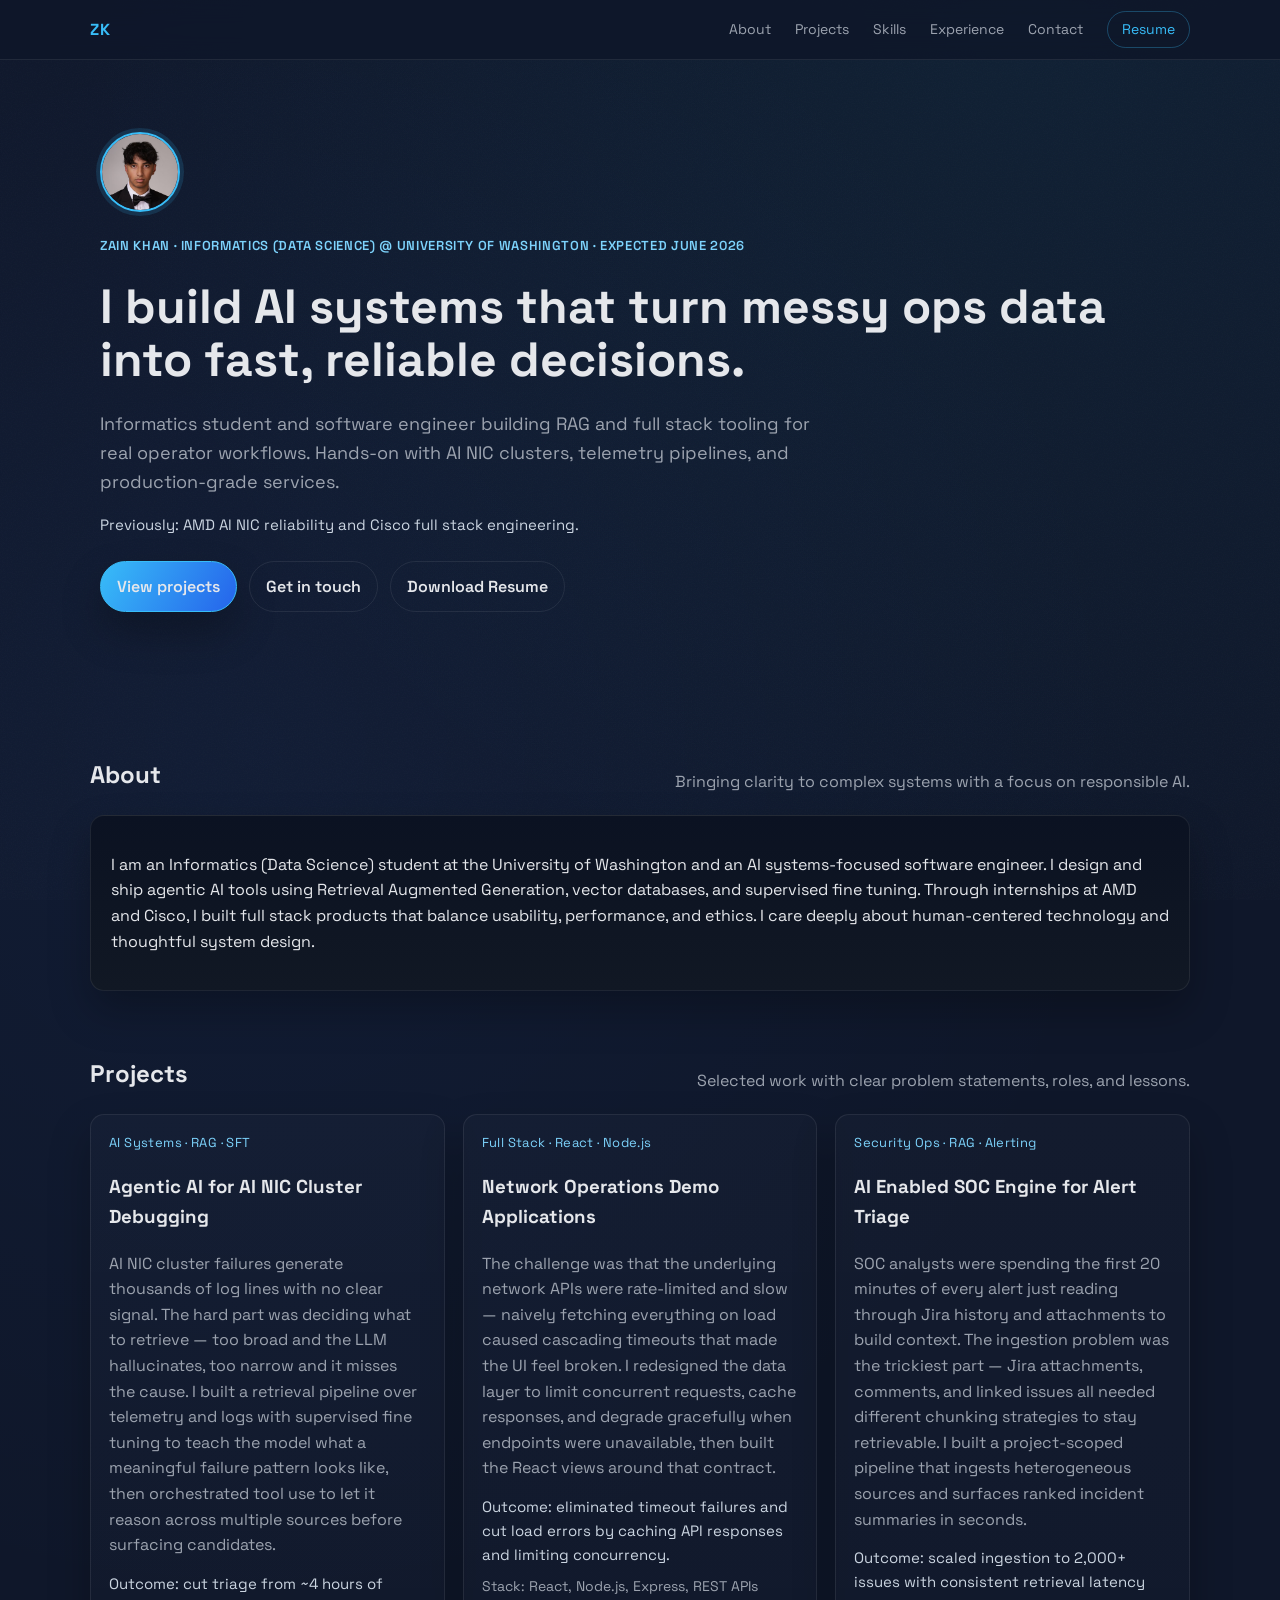
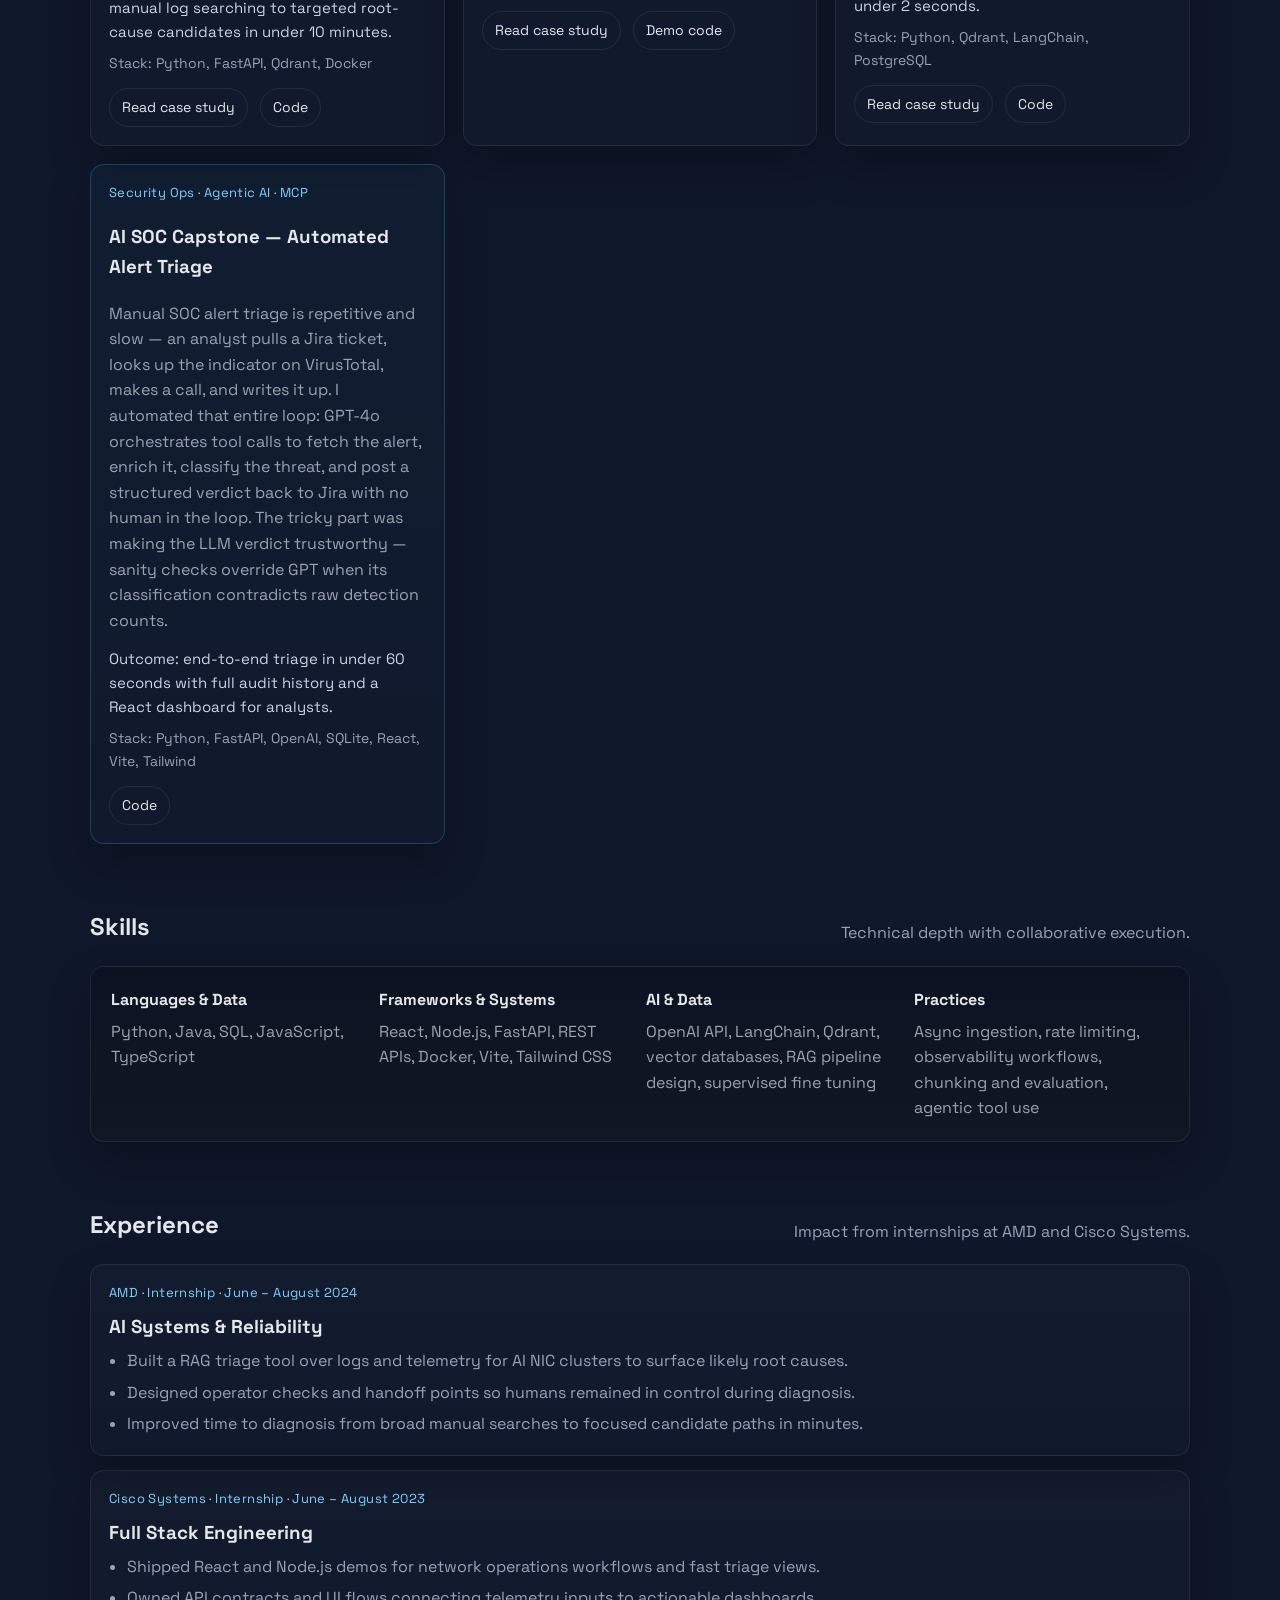
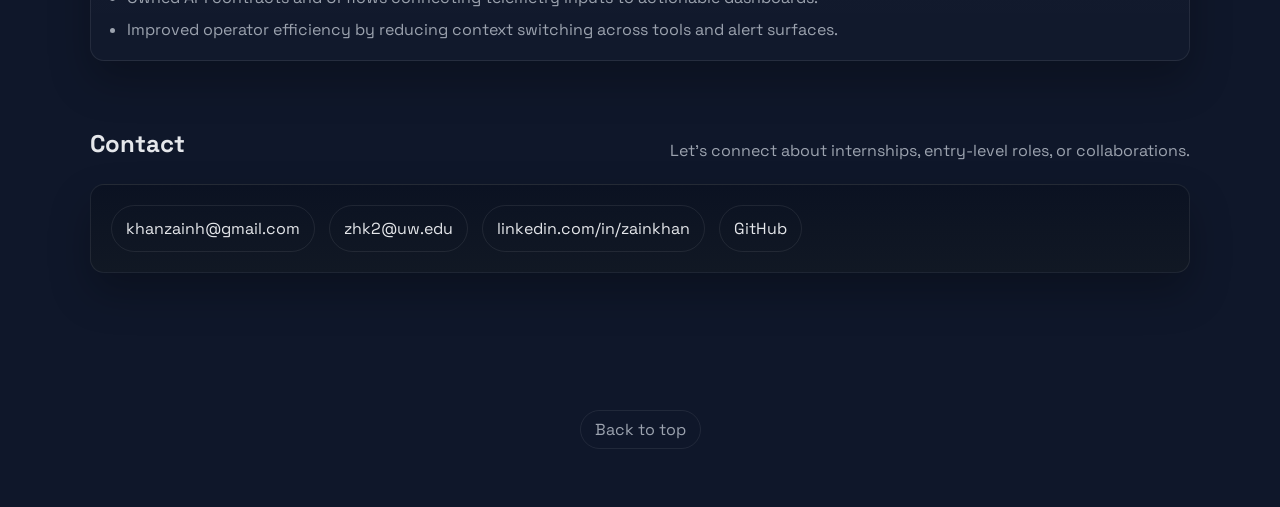
<file: index.html>
<!doctype html>
<html lang="en">
<head>
  <meta charset="UTF-8">
  <meta name="viewport" content="width=device-width, initial-scale=1.0">
  <title>Zain Khan | Portfolio</title>
  <meta name="description" content="Zain Khan — Informatics (Data Science) student at UW building AI systems, RAG pipelines, and full stack tooling for real operator workflows.">
  <meta property="og:title" content="Zain Khan | Portfolio">
  <meta property="og:description" content="AI systems engineer building RAG and full stack tooling for real operator workflows. Previously AMD and Cisco.">
  <meta property="og:type" content="website">
  <meta property="og:image" content="ZAIN KHAN copy.png">
  <link rel="icon" href="data:image/svg+xml,<svg xmlns='http://www.w3.org/2000/svg' viewBox='0 0 32 32'><rect width='32' height='32' rx='6' fill='%2338bdf8'/><text x='50%25' y='50%25' dominant-baseline='central' text-anchor='middle' font-family='sans-serif' font-weight='700' font-size='16' fill='%230f172a'>ZK</text></svg>">
  <link rel="preconnect" href="https://fonts.googleapis.com">
  <link rel="preconnect" href="https://fonts.gstatic.com" crossorigin>
  <link href="https://fonts.googleapis.com/css2?family=Space+Grotesk:wght@400;500;600&family=Inter:wght@400;500&display=swap" rel="stylesheet">
  <link rel="stylesheet" href="style.css">
</head>
<body>
  <div class="grain" aria-hidden="true"></div>

  <nav class="nav">
    <div class="nav__inner">
      <a class="nav__logo" href="#top">ZK</a>
      <div class="nav__links">
        <a href="#about">About</a>
        <a href="#projects">Projects</a>
        <a href="#skills">Skills</a>
        <a href="#experience">Experience</a>
        <a href="#contact">Contact</a>
        <a href="Zain_Khan_Resume_One_Page.pdf" target="_blank" rel="noreferrer" class="nav__resume">Resume</a>
      </div>
    </div>
  </nav>

  <header class="hero" id="top">
    <div class="hero__inner">
      <div class="hero__avatar">
        <img src="ZAIN KHAN copy.png" alt="Zain Khan">
      </div>
      <p class="eyebrow">Zain Khan · Informatics (Data Science) @ University of Washington · Expected June 2026</p>
      <h1 class="hero__title">I build AI systems that turn messy ops data into fast, reliable decisions.</h1>
      <p class="hero__lede">
        Informatics student and software engineer building RAG and full stack tooling for real operator workflows.
        Hands-on with AI NIC clusters, telemetry pipelines, and production-grade services.
      </p>
      <p class="hero__cred">Previously: AMD AI NIC reliability and Cisco full stack engineering.</p>
      <div class="hero__actions">
        <a class="button" href="#projects">View projects</a>
        <a class="button button--ghost" href="#contact">Get in touch</a>
        <a class="button button--ghost" href="Zain_Khan_Resume_One_Page.pdf" target="_blank" rel="noreferrer">Download Resume</a>
      </div>
    </div>
  </header>

  <main class="shell">
    <section class="section" id="about">
      <div class="section__header">
        <h2>About</h2>
        <p>Bringing clarity to complex systems with a focus on responsible AI.</p>
      </div>
      <div class="panel">
        <p>
          I am an Informatics (Data Science) student at the University of Washington and an AI systems-focused software
          engineer. I design and ship agentic AI tools using Retrieval Augmented Generation, vector databases, and
          supervised fine tuning. Through internships at AMD and Cisco, I built full stack products that balance
          usability, performance, and ethics. I care deeply about human-centered technology and thoughtful system design.
        </p>
      </div>
    </section>

    <section class="section" id="projects">
      <div class="section__header">
        <h2>Projects</h2>
        <p>Selected work with clear problem statements, roles, and lessons.</p>
      </div>
      <div class="grid">
        <article class="card">
          <div class="card__meta">AI Systems · RAG · SFT</div>
          <h3>Agentic AI for AI NIC Cluster Debugging</h3>
          <p class="card__body">
            AI NIC cluster failures generate thousands of log lines with no clear signal. The hard part was deciding what to retrieve — too broad and the LLM hallucinates, too narrow and it misses the cause. I built a retrieval pipeline over telemetry and logs with supervised fine tuning to teach the model what a meaningful failure pattern looks like, then orchestrated tool use to let it reason across multiple sources before surfacing candidates.
          </p>
          <p class="card__metric">Outcome: cut triage from ~4 hours of manual log searching to targeted root-cause candidates in under 10 minutes.</p>
          <p class="card__stack">Stack: Python, FastAPI, Qdrant, Docker</p>
          <div class="card__links">
            <a href="case-studies/ai-nic-rag.html">Read case study</a>
            <a href="https://github.com/zainkhanh1892" target="_blank" rel="noreferrer">Code</a>
          </div>
        </article>
        <article class="card">
          <div class="card__meta">Full Stack · React · Node.js</div>
          <h3>Network Operations Demo Applications</h3>
          <p class="card__body">
            The challenge was that the underlying network APIs were rate-limited and slow — naively fetching everything on load caused cascading timeouts that made the UI feel broken. I redesigned the data layer to limit concurrent requests, cache responses, and degrade gracefully when endpoints were unavailable, then built the React views around that contract.
          </p>
          <p class="card__metric">Outcome: eliminated timeout failures and cut load errors by caching API responses and limiting concurrency.</p>
          <p class="card__stack">Stack: React, Node.js, Express, REST APIs</p>
          <div class="card__links">
            <a href="case-studies/network-ops-demos.html">Read case study</a>
            <a href="https://github.com/zainkhanh1892" target="_blank" rel="noreferrer">Demo code</a>
          </div>
        </article>
        <article class="card">
          <div class="card__meta">Security Ops · RAG · Alerting</div>
          <h3>AI Enabled SOC Engine for Alert Triage</h3>
          <p class="card__body">
            SOC analysts were spending the first 20 minutes of every alert just reading through Jira history and attachments to build context. The ingestion problem was the trickiest part — Jira attachments, comments, and linked issues all needed different chunking strategies to stay retrievable. I built a project-scoped pipeline that ingests heterogeneous sources and surfaces ranked incident summaries in seconds.
          </p>
          <p class="card__metric">Outcome: scaled ingestion to 2,000+ issues with consistent retrieval latency under 2 seconds.</p>
          <p class="card__stack">Stack: Python, Qdrant, LangChain, PostgreSQL</p>
          <div class="card__links">
            <a href="case-studies/soc-engine-rag.html">Read case study</a>
            <a href="https://github.com/zainkhanh1892" target="_blank" rel="noreferrer">Code</a>
          </div>
        </article>
        <article class="card card--featured">
          <div class="card__meta">Security Ops · Agentic AI · MCP</div>
          <h3>AI SOC Capstone — Automated Alert Triage</h3>
          <p class="card__body">
            Manual SOC alert triage is repetitive and slow — an analyst pulls a Jira ticket, looks up the indicator on VirusTotal, makes a call, and writes it up. I automated that entire loop: GPT-4o orchestrates tool calls to fetch the alert, enrich it, classify the threat, and post a structured verdict back to Jira with no human in the loop. The tricky part was making the LLM verdict trustworthy — sanity checks override GPT when its classification contradicts raw detection counts.
          </p>
          <p class="card__metric">Outcome: end-to-end triage in under 60 seconds with full audit history and a React dashboard for analysts.</p>
          <p class="card__stack">Stack: Python, FastAPI, OpenAI, SQLite, React, Vite, Tailwind</p>
          <div class="card__links">
            <a href="https://github.com/ashsesh/AI-SOC-Capstone" target="_blank" rel="noreferrer">Code</a>
          </div>
        </article>
      </div>
    </section>

    <section class="section" id="skills">
      <div class="section__header">
        <h2>Skills</h2>
        <p>Technical depth with collaborative execution.</p>
      </div>
      <div class="panel skills">
        <div>
          <h4>Languages &amp; Data</h4>
          <p>Python, Java, SQL, JavaScript, TypeScript</p>
        </div>
        <div>
          <h4>Frameworks &amp; Systems</h4>
          <p>React, Node.js, FastAPI, REST APIs, Docker, Vite, Tailwind CSS</p>
        </div>
        <div>
          <h4>AI &amp; Data</h4>
          <p>OpenAI API, LangChain, Qdrant, vector databases, RAG pipeline design, supervised fine tuning</p>
        </div>
        <div>
          <h4>Practices</h4>
          <p>Async ingestion, rate limiting, observability workflows, chunking and evaluation, agentic tool use</p>
        </div>
      </div>
    </section>

    <section class="section" id="experience">
      <div class="section__header">
        <h2>Experience</h2>
        <p>Impact from internships at AMD and Cisco Systems.</p>
      </div>
      <div class="timeline">
        <div class="timeline__item">
          <div class="timeline__meta">AMD · Internship · June – August 2024</div>
          <h3>AI Systems &amp; Reliability</h3>
          <ul>
            <li>Built a RAG triage tool over logs and telemetry for AI NIC clusters to surface likely root causes.</li>
            <li>Designed operator checks and handoff points so humans remained in control during diagnosis.</li>
            <li>Improved time to diagnosis from broad manual searches to focused candidate paths in minutes.</li>
          </ul>
        </div>
        <div class="timeline__item">
          <div class="timeline__meta">Cisco Systems · Internship · June – August 2023</div>
          <h3>Full Stack Engineering</h3>
          <ul>
            <li>Shipped React and Node.js demos for network operations workflows and fast triage views.</li>
            <li>Owned API contracts and UI flows connecting telemetry inputs to actionable dashboards.</li>
            <li>Improved operator efficiency by reducing context switching across tools and alert surfaces.</li>
          </ul>
        </div>
      </div>
    </section>

    <section class="section" id="contact">
      <div class="section__header">
        <h2>Contact</h2>
        <p>Let's connect about internships, entry-level roles, or collaborations.</p>
      </div>
      <div class="panel contact">
        <a href="mailto:khanzainh@gmail.com" class="contact__link">khanzainh@gmail.com</a>
        <a href="mailto:zhk2@uw.edu" class="contact__link">zhk2@uw.edu</a>
        <a href="https://linkedin.com/in/zain-khan-049b22222" class="contact__link" target="_blank" rel="noreferrer">linkedin.com/in/zainkhan</a>
        <a href="https://github.com/zainkhanh1892" class="contact__link" target="_blank" rel="noreferrer">GitHub</a>
      </div>
    </section>
  </main>

  <footer class="footer">
    <a href="#top" class="back-to-top">Back to top</a>
  </footer>
</body>
</html>
</file>
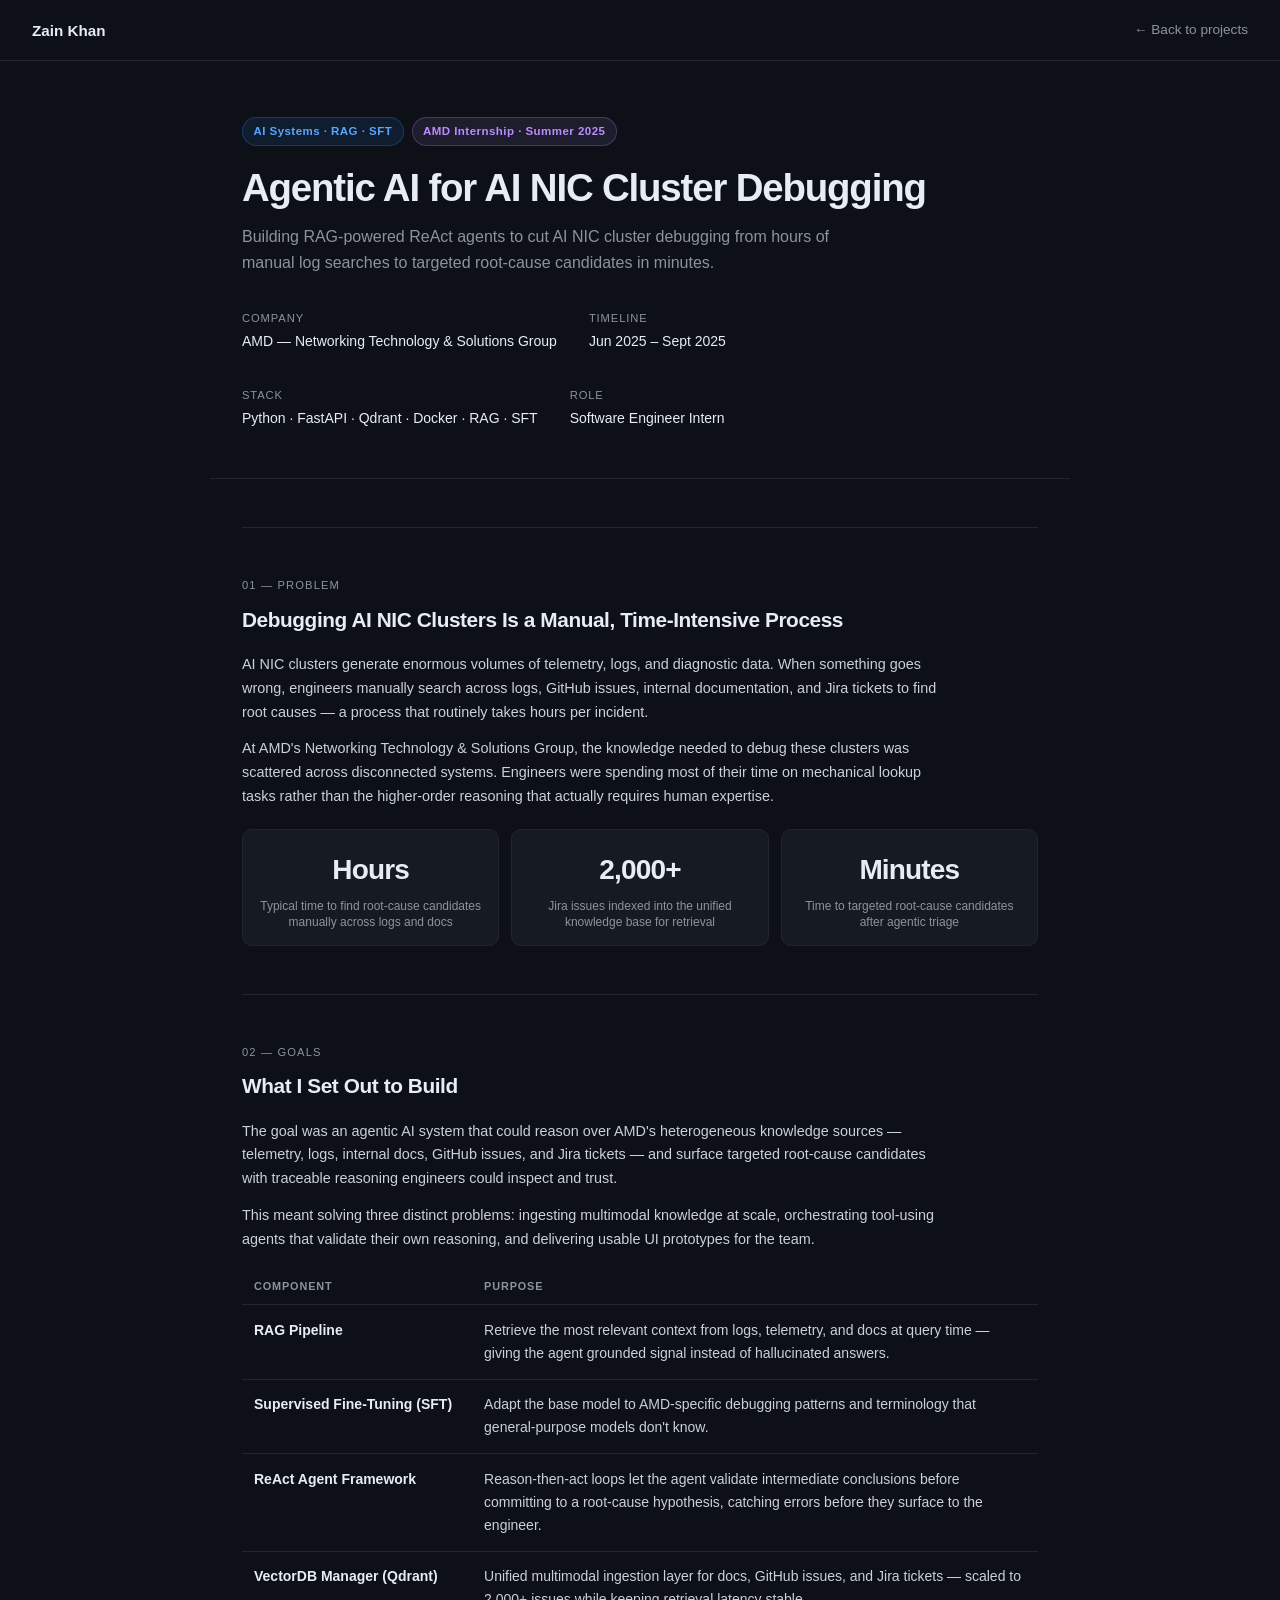
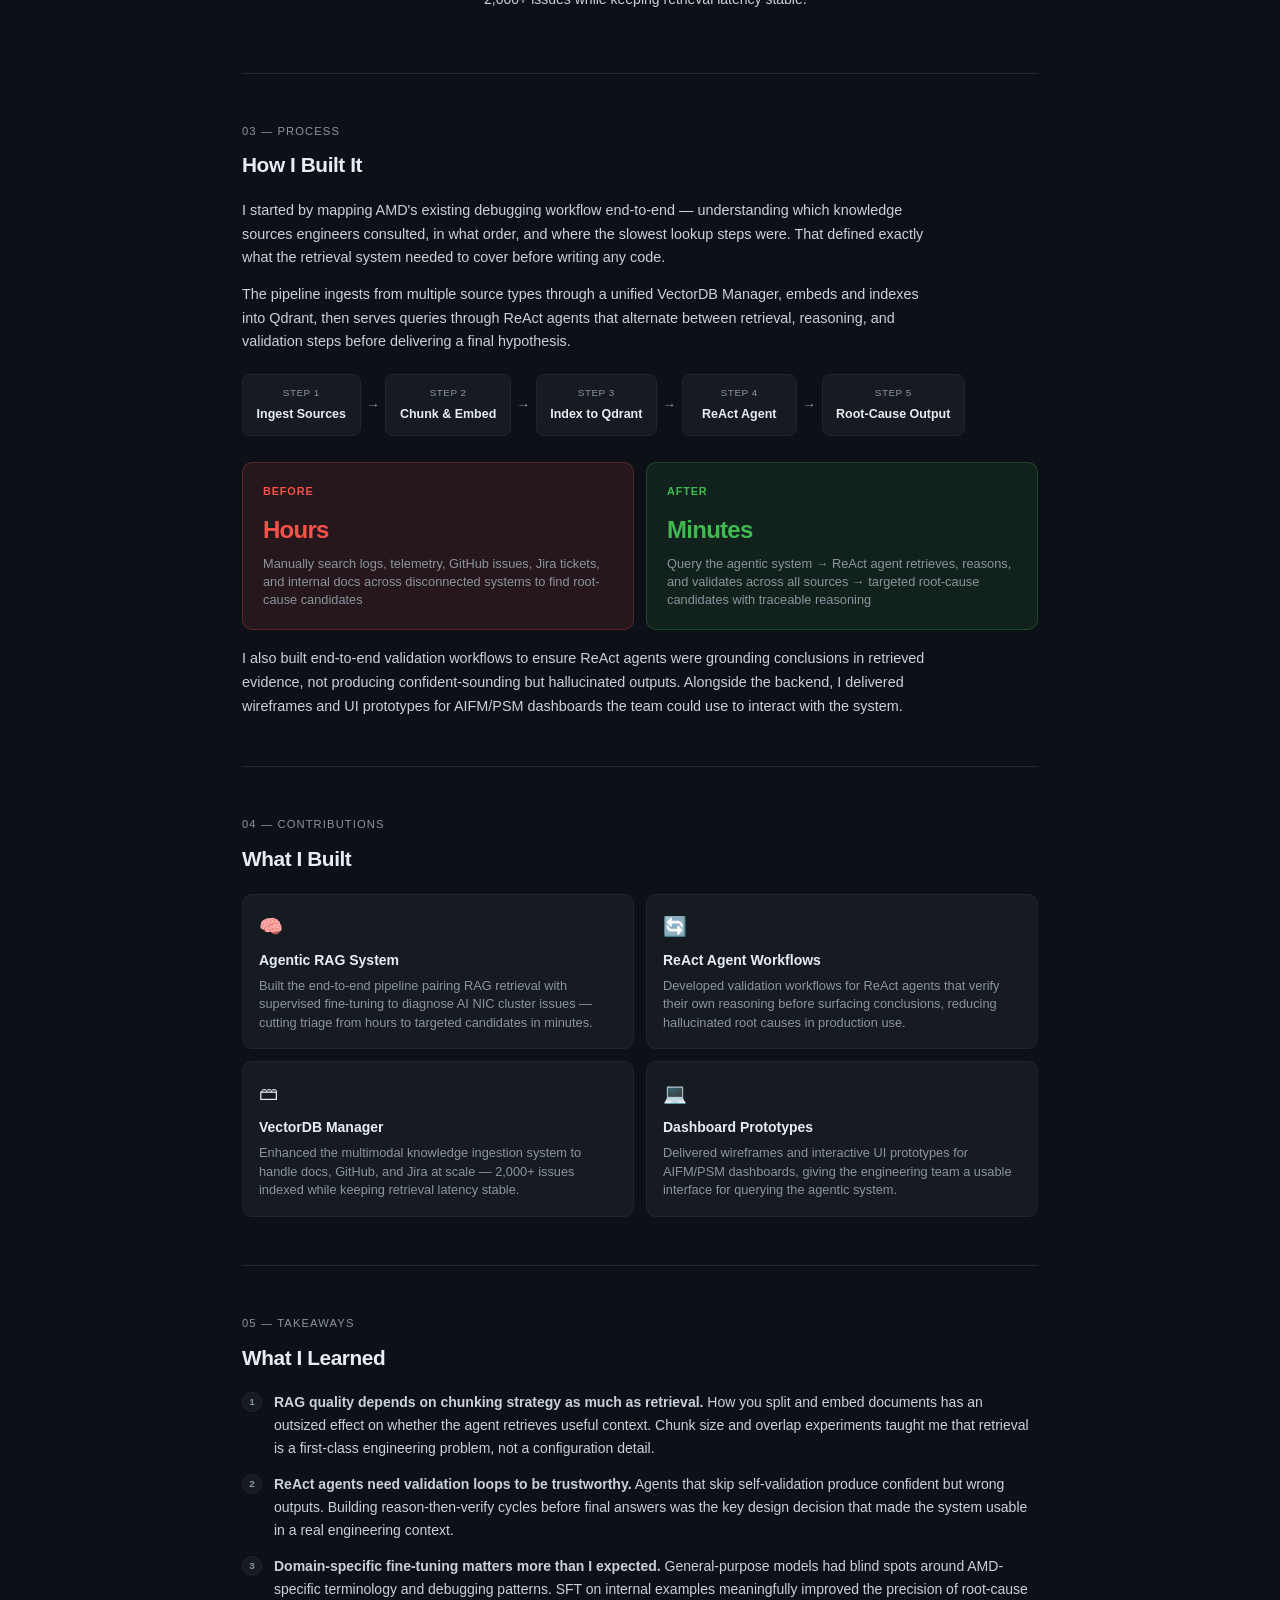
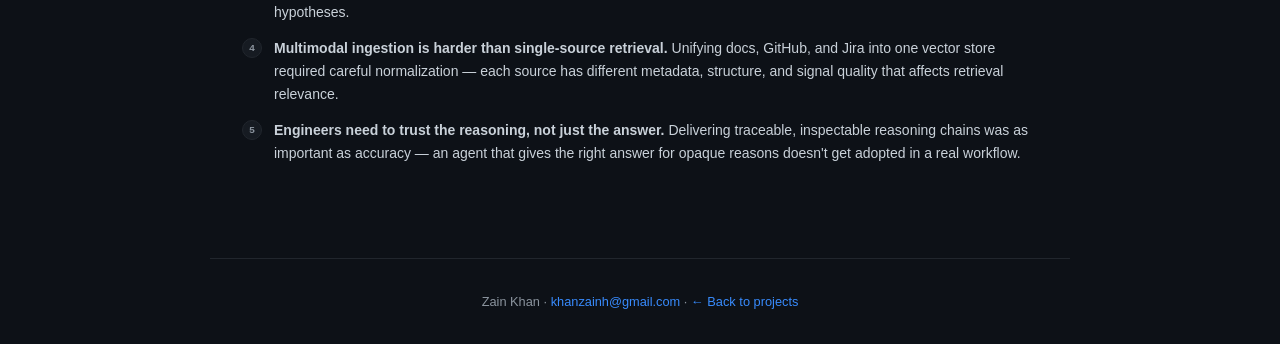
<file: case-studies/ai-nic-rag.html>
<!DOCTYPE html>
<html lang="en">
<head>
  <meta charset="UTF-8" />
  <meta name="viewport" content="width=device-width, initial-scale=1.0" />
  <title>Case Study | Agentic AI for AI NIC Cluster Debugging</title>
  <style>
    *, *::before, *::after { box-sizing: border-box; margin: 0; padding: 0; }
    :root { --bg:#0d1117;--surface:#161b22;--border:#21262d;--text:#e6edf3;--muted:#8b949e;--accent:#388bfd;--tag-sec:#58a6ff;--tag-bg:rgba(56,139,253,0.1);--green:#3fb950;--green-bg:rgba(63,185,80,0.1);--red:#f85149;--red-bg:rgba(248,81,73,0.1);--purple:#bc8cff;--purple-bg:rgba(188,140,255,0.1);--radius:10px; }
    body{background:var(--bg);color:var(--text);font-family:-apple-system,BlinkMacSystemFont,"Segoe UI",Roboto,sans-serif;line-height:1.65;font-size:15px;}
    a{color:var(--accent);text-decoration:none;} a:hover{text-decoration:underline;}
    nav{display:flex;justify-content:space-between;align-items:center;padding:1.1rem 2rem;border-bottom:1px solid var(--border);background:var(--bg);position:sticky;top:0;z-index:100;}
    nav .logo{font-weight:700;font-size:.95rem;color:var(--text);}
    nav .back{font-size:.85rem;color:var(--muted);} nav .back:hover{color:var(--text);text-decoration:none;}
    .hero{border-bottom:1px solid var(--border);padding:3.5rem 2rem 3rem;max-width:860px;margin:0 auto;}
    .tag-row{display:flex;gap:.5rem;flex-wrap:wrap;margin-bottom:1.25rem;}
    .tag{font-size:.72rem;font-weight:600;letter-spacing:.04em;padding:.25rem .65rem;border-radius:100px;color:var(--tag-sec);background:var(--tag-bg);border:1px solid rgba(56,139,253,.25);}
    .tag.purple{color:var(--purple);background:var(--purple-bg);border-color:rgba(188,140,255,.25);}
    .hero h1{font-size:clamp(1.75rem,3.5vw,2.4rem);font-weight:800;letter-spacing:-.03em;line-height:1.15;margin-bottom:.85rem;}
    .hero .sub{color:var(--muted);font-size:1rem;max-width:600px;margin-bottom:2rem;}
    .meta-row{display:flex;gap:2rem;flex-wrap:wrap;}
    .meta-item .label{font-size:.7rem;text-transform:uppercase;letter-spacing:.08em;color:var(--muted);margin-bottom:.2rem;}
    .meta-item .value{font-size:.875rem;color:var(--text);font-weight:500;}
    .content{max-width:860px;margin:0 auto;padding:0 2rem 5rem;}
    .section{margin-top:3rem;padding-top:3rem;border-top:1px solid var(--border);}
    .section-label{font-size:.7rem;text-transform:uppercase;letter-spacing:.1em;color:var(--muted);margin-bottom:.5rem;}
    .section h2{font-size:1.3rem;font-weight:700;letter-spacing:-.02em;margin-bottom:1rem;}
    .section p{color:#c9d1d9;font-size:.9rem;margin-bottom:.8rem;max-width:700px;}
    .stats-grid{display:grid;grid-template-columns:repeat(3,1fr);gap:.75rem;margin-top:1.25rem;}
    @media(max-width:580px){.stats-grid{grid-template-columns:1fr;}}
    .stat-card{background:var(--surface);border:1px solid var(--border);border-radius:var(--radius);padding:1.1rem 1rem .9rem;text-align:center;}
    .stat-card .number{font-size:1.75rem;font-weight:800;letter-spacing:-.03em;color:var(--text);}
    .stat-card .caption{font-size:.75rem;color:var(--muted);margin-top:.3rem;line-height:1.35;}
    .arch-table{width:100%;border-collapse:collapse;margin-top:1.1rem;font-size:.875rem;}
    .arch-table th{text-align:left;font-size:.68rem;text-transform:uppercase;letter-spacing:.08em;color:var(--muted);padding:.55rem .75rem;border-bottom:1px solid var(--border);}
    .arch-table td{padding:.85rem .75rem;border-bottom:1px solid var(--border);vertical-align:top;color:#c9d1d9;}
    .arch-table td:first-child{font-weight:600;color:var(--text);white-space:nowrap;padding-right:1.25rem;}
    .arch-table tr:last-child td{border-bottom:none;}
    .pipeline{display:flex;align-items:center;margin:1.25rem 0;overflow-x:auto;padding-bottom:.4rem;}
    .pipeline-step{background:var(--surface);border:1px solid var(--border);border-radius:8px;padding:.6rem .85rem;font-size:.78rem;font-weight:600;color:var(--text);white-space:nowrap;text-align:center;min-width:115px;flex-shrink:0;}
    .pipeline-step .step-num{display:block;font-size:.62rem;font-weight:400;color:var(--muted);text-transform:uppercase;letter-spacing:.05em;margin-bottom:.2rem;}
    .pipeline-arrow{color:var(--muted);padding:0 .35rem;font-size:.85rem;flex-shrink:0;}
    .before-after{display:grid;grid-template-columns:1fr 1fr;gap:.75rem;margin-top:1.25rem;}
    @media(max-width:520px){.before-after{grid-template-columns:1fr;}}
    .ba-card{border-radius:var(--radius);padding:1.25rem;}
    .ba-card.before{background:var(--red-bg);border:1px solid rgba(248,81,73,.25);}
    .ba-card.after{background:var(--green-bg);border:1px solid rgba(63,185,80,.25);}
    .ba-label{font-size:.68rem;text-transform:uppercase;letter-spacing:.08em;font-weight:700;margin-bottom:.6rem;}
    .ba-card.before .ba-label{color:var(--red);} .ba-card.after .ba-label{color:var(--green);}
    .ba-metric{font-size:1.5rem;font-weight:800;letter-spacing:-.03em;margin-bottom:.3rem;}
    .ba-card.before .ba-metric{color:var(--red);} .ba-card.after .ba-metric{color:var(--green);}
    .ba-desc{font-size:.8rem;color:var(--muted);line-height:1.4;}
    .contrib-grid{display:grid;grid-template-columns:1fr 1fr;gap:.75rem;margin-top:1.1rem;}
    @media(max-width:520px){.contrib-grid{grid-template-columns:1fr;}}
    .contrib-card{background:var(--surface);border:1px solid var(--border);border-radius:var(--radius);padding:1rem;}
    .contrib-card .icon{font-size:1.2rem;margin-bottom:.4rem;}
    .contrib-card h4{font-size:.875rem;font-weight:700;margin-bottom:.3rem;color:var(--text);}
    .contrib-card p{font-size:.8rem;color:var(--muted);line-height:1.45;margin:0;}
    .takeaway-list{list-style:none;margin-top:1rem;}
    .takeaway-list li{display:flex;gap:.75rem;margin-bottom:.8rem;font-size:.875rem;color:#c9d1d9;align-items:flex-start;}
    .takeaway-list li .num{min-width:20px;height:20px;background:var(--surface);border:1px solid var(--border);border-radius:50%;font-size:.62rem;font-weight:700;color:var(--muted);display:flex;align-items:center;justify-content:center;flex-shrink:0;margin-top:1px;}
    footer{border-top:1px solid var(--border);padding:2rem;text-align:center;font-size:.8rem;color:var(--muted);max-width:860px;margin:0 auto;}
  </style>
</head>
<body>
<nav><span class="logo">Zain Khan</span><a class="back" href="../index.html">&larr; Back to projects</a></nav>
<div class="hero">
  <div class="tag-row"><span class="tag">AI Systems &middot; RAG &middot; SFT</span><span class="tag purple">AMD Internship &middot; Summer 2025</span></div>
  <h1>Agentic AI for AI NIC Cluster Debugging</h1>
  <p class="sub">Building RAG-powered ReAct agents to cut AI NIC cluster debugging from hours of manual log searches to targeted root-cause candidates in minutes.</p>
  <div class="meta-row">
    <div class="meta-item"><div class="label">Company</div><div class="value">AMD &mdash; Networking Technology &amp; Solutions Group</div></div>
    <div class="meta-item"><div class="label">Timeline</div><div class="value">Jun 2025 &ndash; Sept 2025</div></div>
    <div class="meta-item"><div class="label">Stack</div><div class="value">Python &middot; FastAPI &middot; Qdrant &middot; Docker &middot; RAG &middot; SFT</div></div>
    <div class="meta-item"><div class="label">Role</div><div class="value">Software Engineer Intern</div></div>
  </div>
</div>
<div class="content">
  <div class="section">
    <div class="section-label">01 &mdash; Problem</div>
    <h2>Debugging AI NIC Clusters Is a Manual, Time-Intensive Process</h2>
    <p>AI NIC clusters generate enormous volumes of telemetry, logs, and diagnostic data. When something goes wrong, engineers manually search across logs, GitHub issues, internal documentation, and Jira tickets to find root causes &mdash; a process that routinely takes hours per incident.</p>
    <p>At AMD's Networking Technology &amp; Solutions Group, the knowledge needed to debug these clusters was scattered across disconnected systems. Engineers were spending most of their time on mechanical lookup tasks rather than the higher-order reasoning that actually requires human expertise.</p>
    <div class="stats-grid">
      <div class="stat-card"><div class="number">Hours</div><div class="caption">Typical time to find root-cause candidates manually across logs and docs</div></div>
      <div class="stat-card"><div class="number">2,000+</div><div class="caption">Jira issues indexed into the unified knowledge base for retrieval</div></div>
      <div class="stat-card"><div class="number">Minutes</div><div class="caption">Time to targeted root-cause candidates after agentic triage</div></div>
    </div>
  </div>
  <div class="section">
    <div class="section-label">02 &mdash; Goals</div>
    <h2>What I Set Out to Build</h2>
    <p>The goal was an agentic AI system that could reason over AMD's heterogeneous knowledge sources &mdash; telemetry, logs, internal docs, GitHub issues, and Jira tickets &mdash; and surface targeted root-cause candidates with traceable reasoning engineers could inspect and trust.</p>
    <p>This meant solving three distinct problems: ingesting multimodal knowledge at scale, orchestrating tool-using agents that validate their own reasoning, and delivering usable UI prototypes for the team.</p>
    <table class="arch-table">
      <thead><tr><th>Component</th><th>Purpose</th></tr></thead>
      <tbody>
        <tr><td>RAG Pipeline</td><td>Retrieve the most relevant context from logs, telemetry, and docs at query time &mdash; giving the agent grounded signal instead of hallucinated answers.</td></tr>
        <tr><td>Supervised Fine-Tuning (SFT)</td><td>Adapt the base model to AMD-specific debugging patterns and terminology that general-purpose models don't know.</td></tr>
        <tr><td>ReAct Agent Framework</td><td>Reason-then-act loops let the agent validate intermediate conclusions before committing to a root-cause hypothesis, catching errors before they surface to the engineer.</td></tr>
        <tr><td>VectorDB Manager (Qdrant)</td><td>Unified multimodal ingestion layer for docs, GitHub issues, and Jira tickets &mdash; scaled to 2,000+ issues while keeping retrieval latency stable.</td></tr>
      </tbody>
    </table>
  </div>
  <div class="section">
    <div class="section-label">03 &mdash; Process</div>
    <h2>How I Built It</h2>
    <p>I started by mapping AMD's existing debugging workflow end-to-end &mdash; understanding which knowledge sources engineers consulted, in what order, and where the slowest lookup steps were. That defined exactly what the retrieval system needed to cover before writing any code.</p>
    <p>The pipeline ingests from multiple source types through a unified VectorDB Manager, embeds and indexes into Qdrant, then serves queries through ReAct agents that alternate between retrieval, reasoning, and validation steps before delivering a final hypothesis.</p>
    <div class="pipeline">
      <div class="pipeline-step"><span class="step-num">Step 1</span>Ingest Sources</div><div class="pipeline-arrow">&rarr;</div>
      <div class="pipeline-step"><span class="step-num">Step 2</span>Chunk &amp; Embed</div><div class="pipeline-arrow">&rarr;</div>
      <div class="pipeline-step"><span class="step-num">Step 3</span>Index to Qdrant</div><div class="pipeline-arrow">&rarr;</div>
      <div class="pipeline-step"><span class="step-num">Step 4</span>ReAct Agent</div><div class="pipeline-arrow">&rarr;</div>
      <div class="pipeline-step"><span class="step-num">Step 5</span>Root-Cause Output</div>
    </div>
    <div class="before-after">
      <div class="ba-card before"><div class="ba-label">Before</div><div class="ba-metric">Hours</div><div class="ba-desc">Manually search logs, telemetry, GitHub issues, Jira tickets, and internal docs across disconnected systems to find root-cause candidates</div></div>
      <div class="ba-card after"><div class="ba-label">After</div><div class="ba-metric">Minutes</div><div class="ba-desc">Query the agentic system &rarr; ReAct agent retrieves, reasons, and validates across all sources &rarr; targeted root-cause candidates with traceable reasoning</div></div>
    </div>
    <p style="margin-top:1.1rem;">I also built end-to-end validation workflows to ensure ReAct agents were grounding conclusions in retrieved evidence, not producing confident-sounding but hallucinated outputs. Alongside the backend, I delivered wireframes and UI prototypes for AIFM/PSM dashboards the team could use to interact with the system.</p>
  </div>
  <div class="section">
    <div class="section-label">04 &mdash; Contributions</div>
    <h2>What I Built</h2>
    <div class="contrib-grid">
      <div class="contrib-card"><div class="icon">&#129504;</div><h4>Agentic RAG System</h4><p>Built the end-to-end pipeline pairing RAG retrieval with supervised fine-tuning to diagnose AI NIC cluster issues &mdash; cutting triage from hours to targeted candidates in minutes.</p></div>
      <div class="contrib-card"><div class="icon">&#128260;</div><h4>ReAct Agent Workflows</h4><p>Developed validation workflows for ReAct agents that verify their own reasoning before surfacing conclusions, reducing hallucinated root causes in production use.</p></div>
      <div class="contrib-card"><div class="icon">&#128451;</div><h4>VectorDB Manager</h4><p>Enhanced the multimodal knowledge ingestion system to handle docs, GitHub, and Jira at scale &mdash; 2,000+ issues indexed while keeping retrieval latency stable.</p></div>
      <div class="contrib-card"><div class="icon">&#128187;</div><h4>Dashboard Prototypes</h4><p>Delivered wireframes and interactive UI prototypes for AIFM/PSM dashboards, giving the engineering team a usable interface for querying the agentic system.</p></div>
    </div>
  </div>
  <div class="section">
    <div class="section-label">05 &mdash; Takeaways</div>
    <h2>What I Learned</h2>
    <ul class="takeaway-list">
      <li><span class="num">1</span><span><strong>RAG quality depends on chunking strategy as much as retrieval.</strong> How you split and embed documents has an outsized effect on whether the agent retrieves useful context. Chunk size and overlap experiments taught me that retrieval is a first-class engineering problem, not a configuration detail.</span></li>
      <li><span class="num">2</span><span><strong>ReAct agents need validation loops to be trustworthy.</strong> Agents that skip self-validation produce confident but wrong outputs. Building reason-then-verify cycles before final answers was the key design decision that made the system usable in a real engineering context.</span></li>
      <li><span class="num">3</span><span><strong>Domain-specific fine-tuning matters more than I expected.</strong> General-purpose models had blind spots around AMD-specific terminology and debugging patterns. SFT on internal examples meaningfully improved the precision of root-cause hypotheses.</span></li>
      <li><span class="num">4</span><span><strong>Multimodal ingestion is harder than single-source retrieval.</strong> Unifying docs, GitHub, and Jira into one vector store required careful normalization &mdash; each source has different metadata, structure, and signal quality that affects retrieval relevance.</span></li>
      <li><span class="num">5</span><span><strong>Engineers need to trust the reasoning, not just the answer.</strong> Delivering traceable, inspectable reasoning chains was as important as accuracy &mdash; an agent that gives the right answer for opaque reasons doesn't get adopted in a real workflow.</span></li>
    </ul>
  </div>
</div>
<footer>Zain Khan &middot; <a href="mailto:khanzainh@gmail.com">khanzainh@gmail.com</a> &middot; <a href="../index.html">&larr; Back to projects</a></footer>
</body></html>
</file>
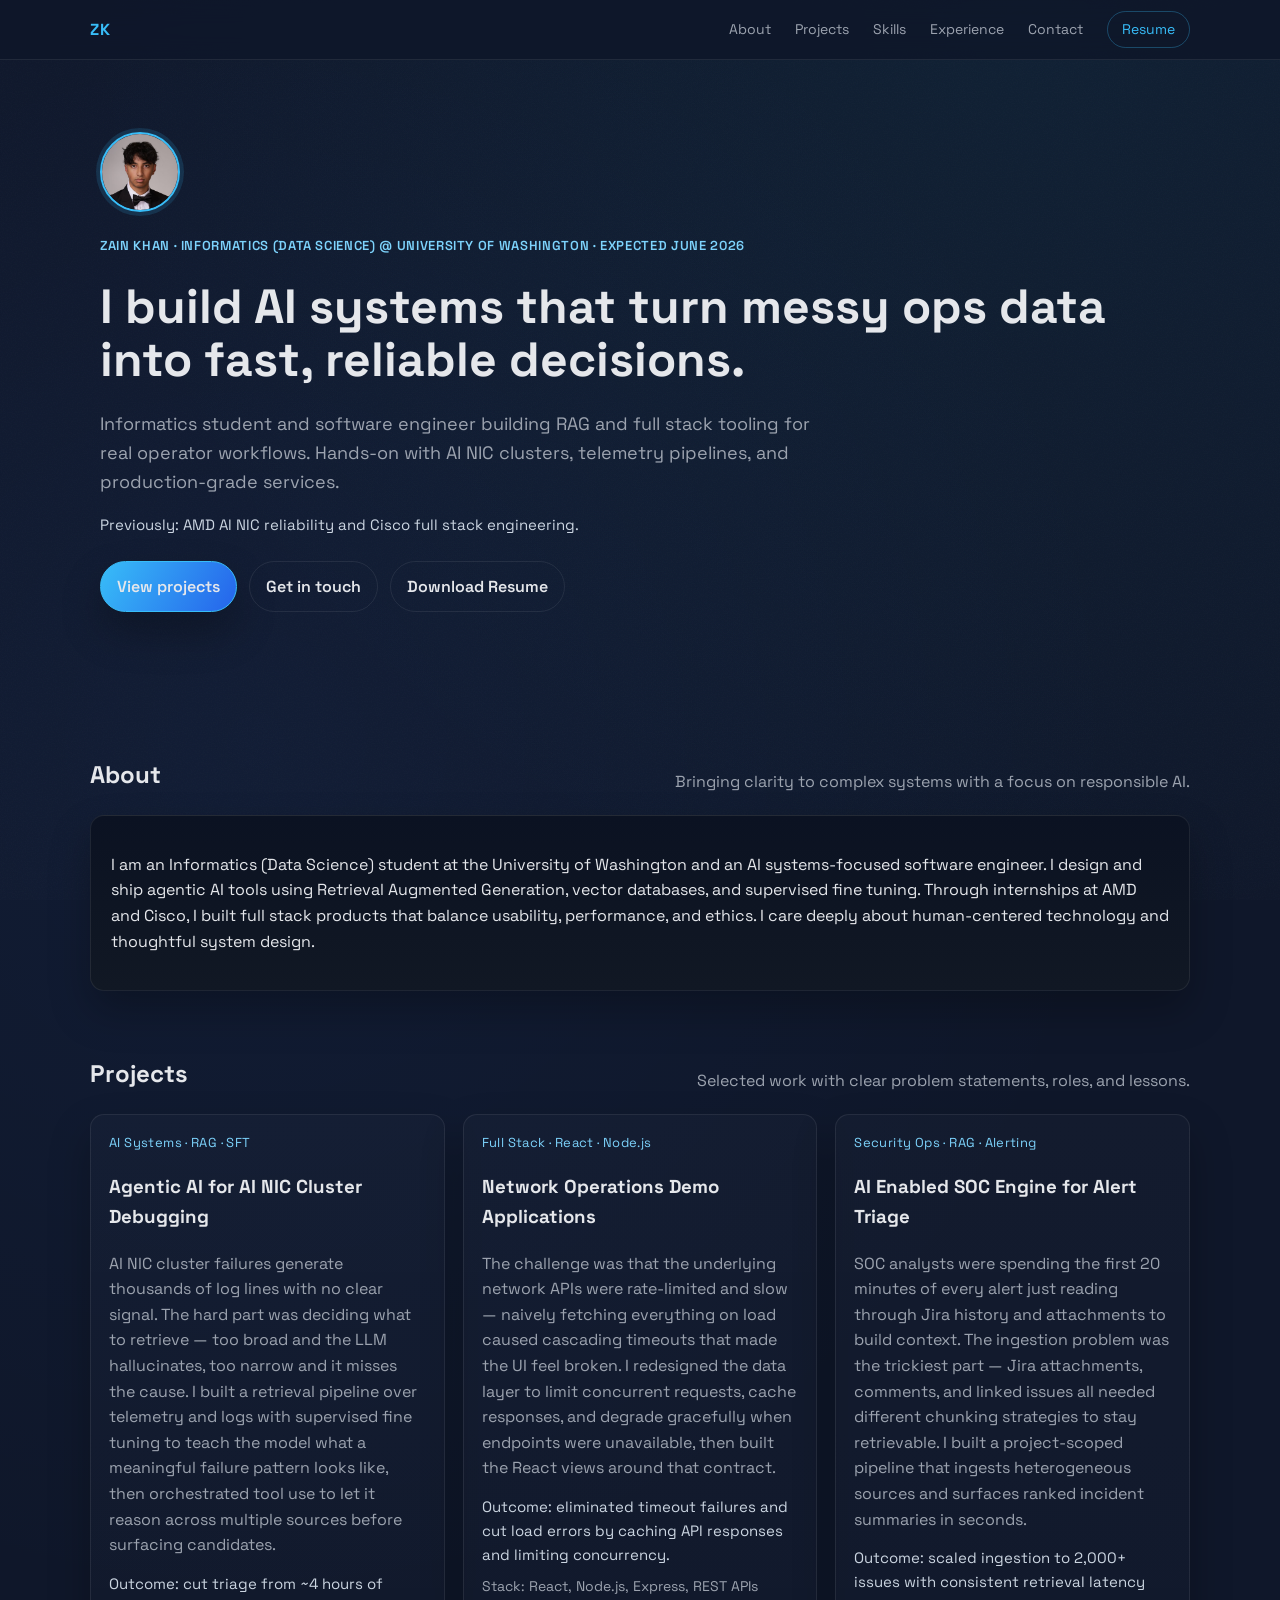
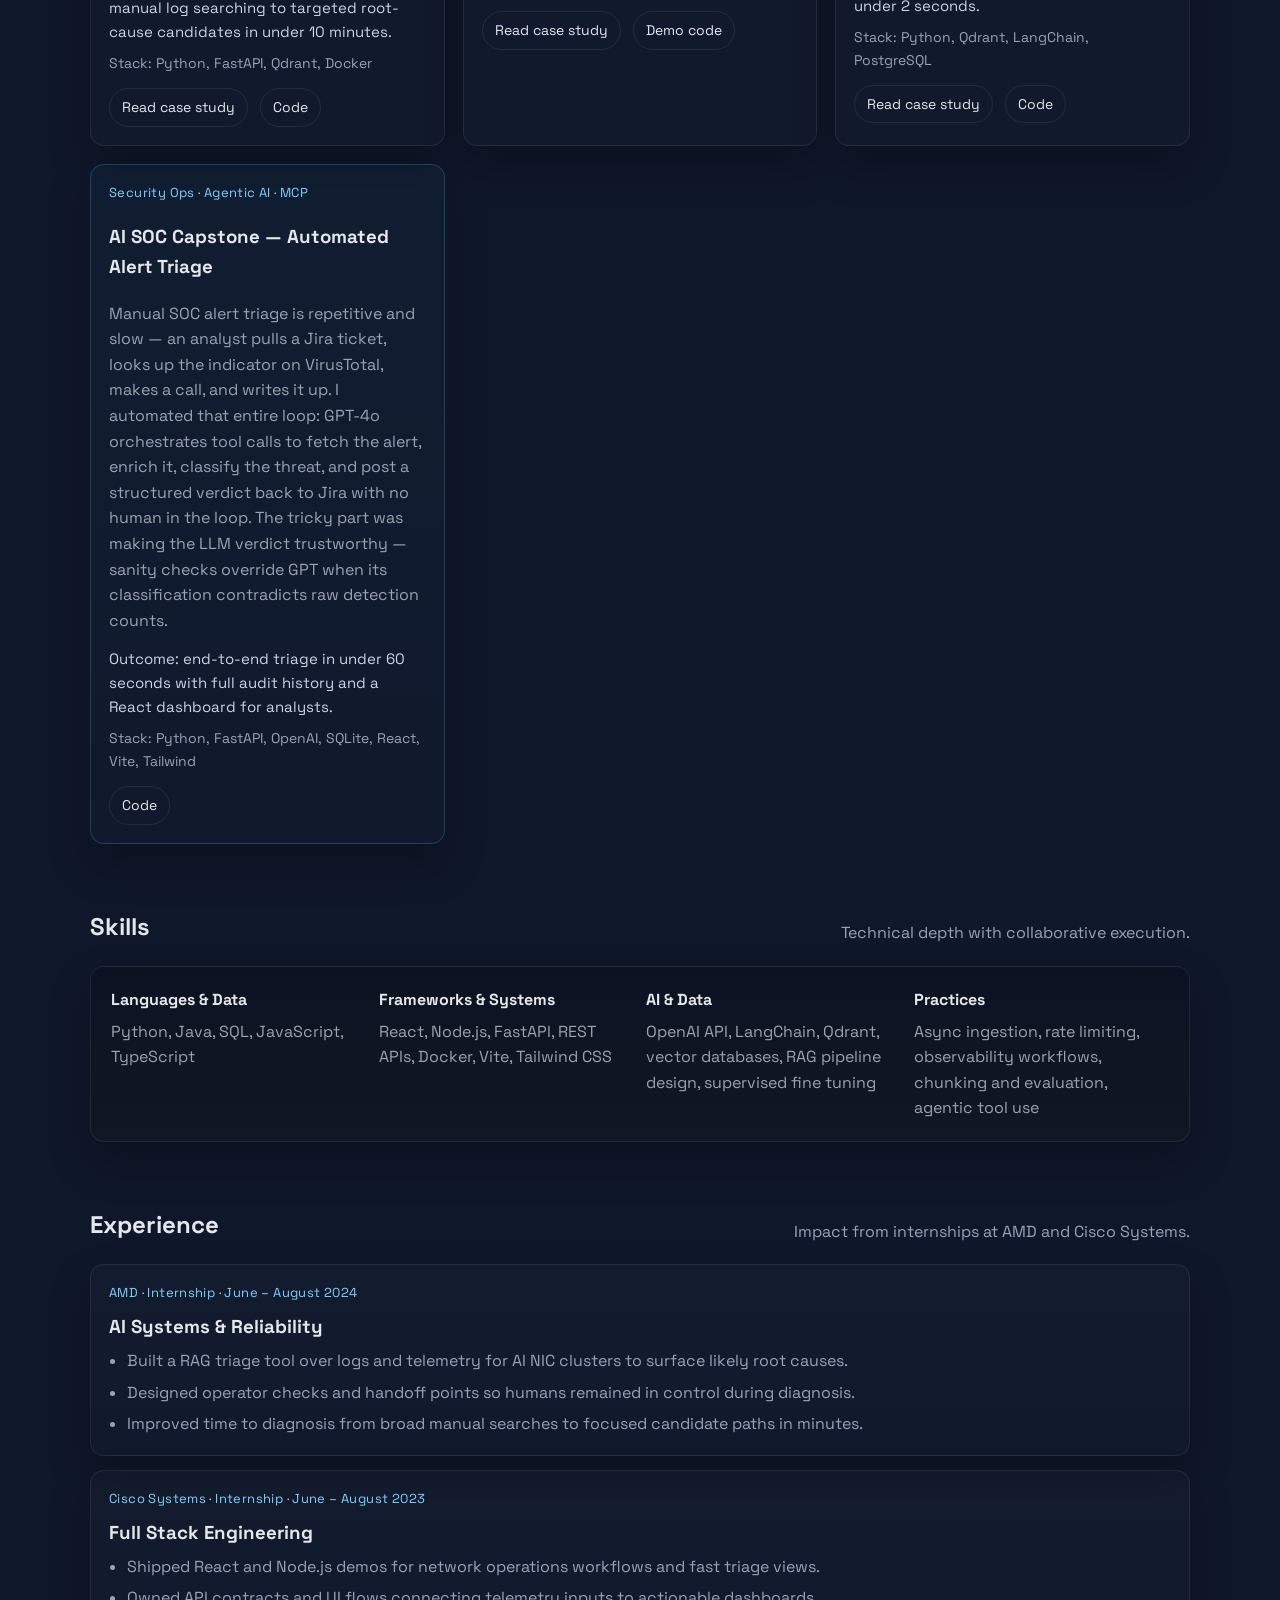
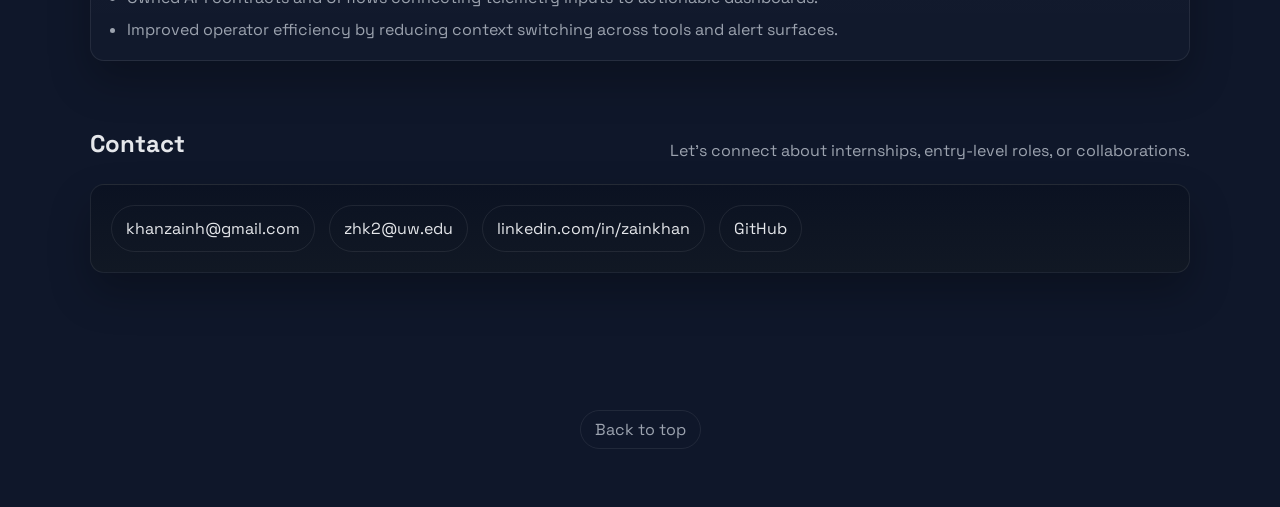
<file: case-studies/network-ops-demos.html>
<!DOCTYPE html>
<html lang="en">
<head>
  <meta charset="UTF-8" />
  <meta name="viewport" content="width=device-width, initial-scale=1.0" />
  <title>Redirecting...</title>
  <meta http-equiv="refresh" content="0; url=../index.html" />
  <link rel="canonical" href="../index.html" />
  <script>
    window.location.replace("../index.html");
  </script>
</head>
<body>
  <p>Redirecting to the home page. <a href="../index.html">Continue</a></p>
</body>
</html>
</file>
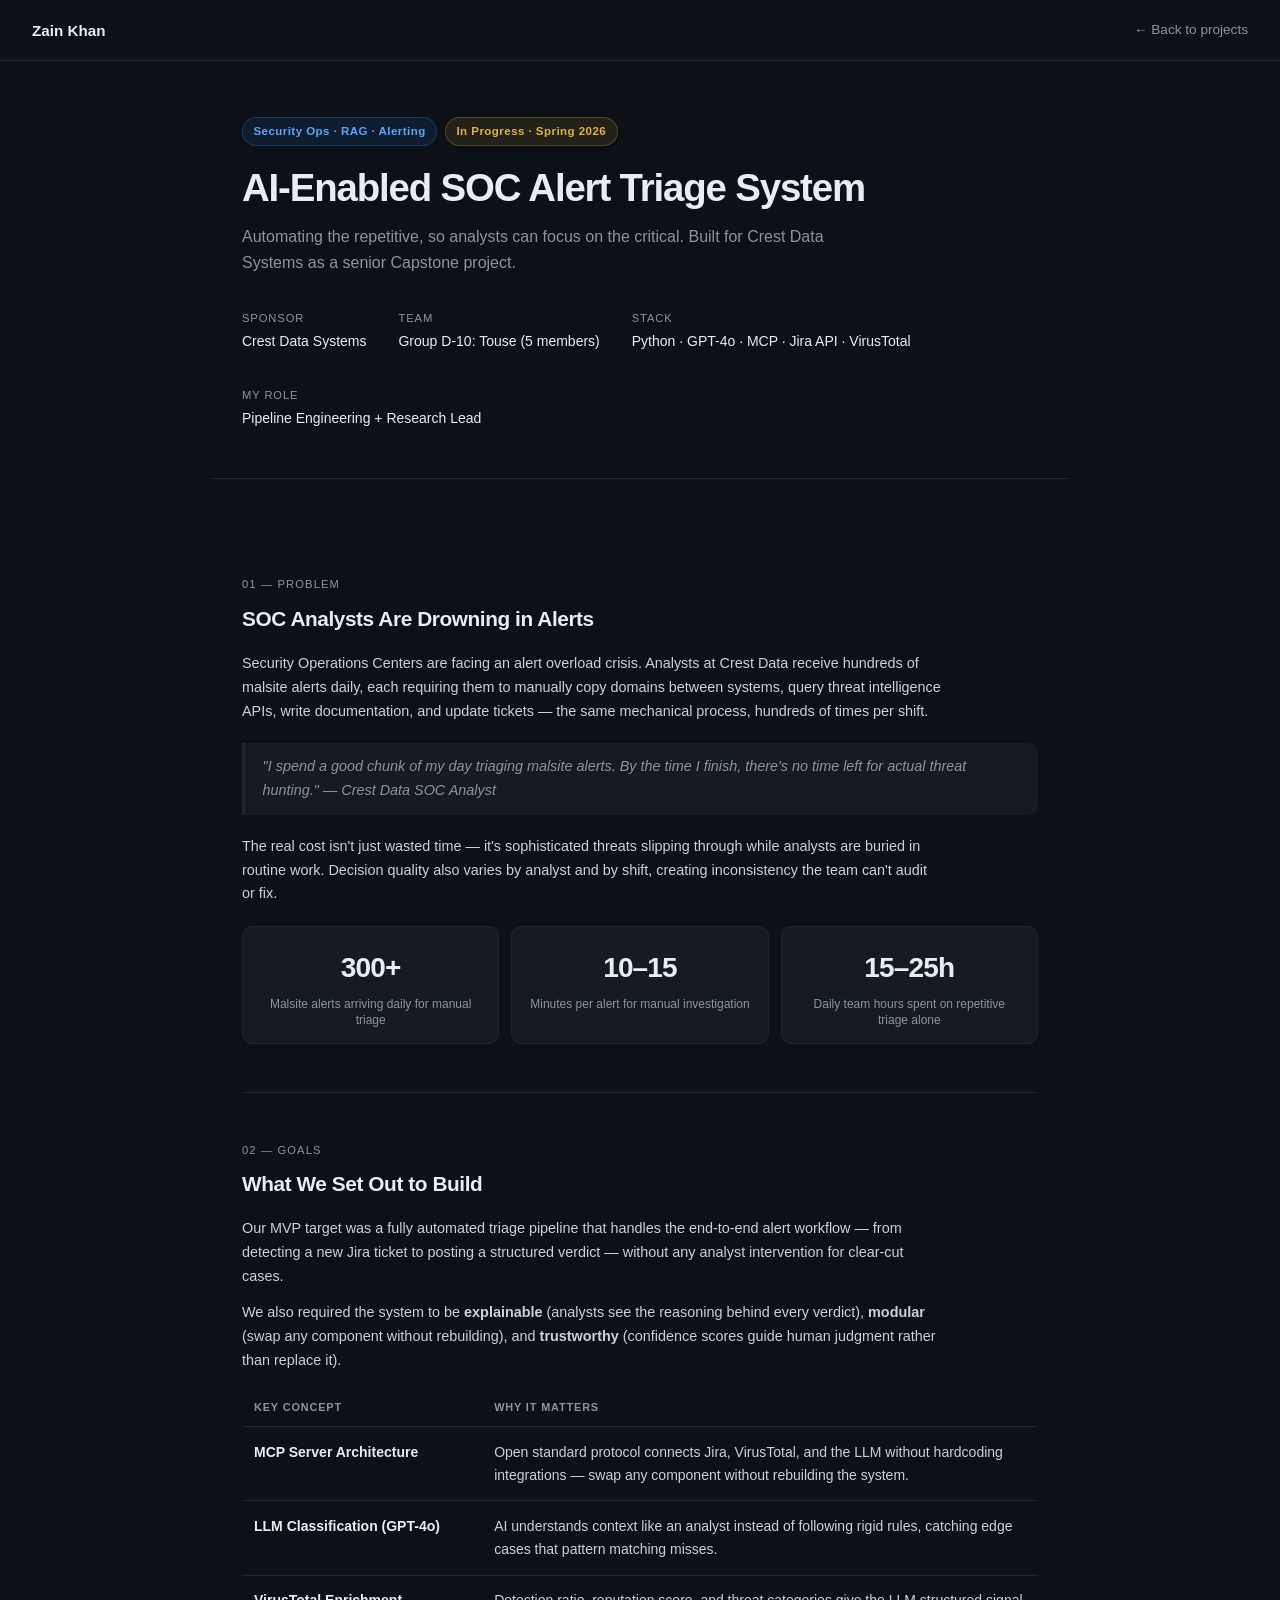
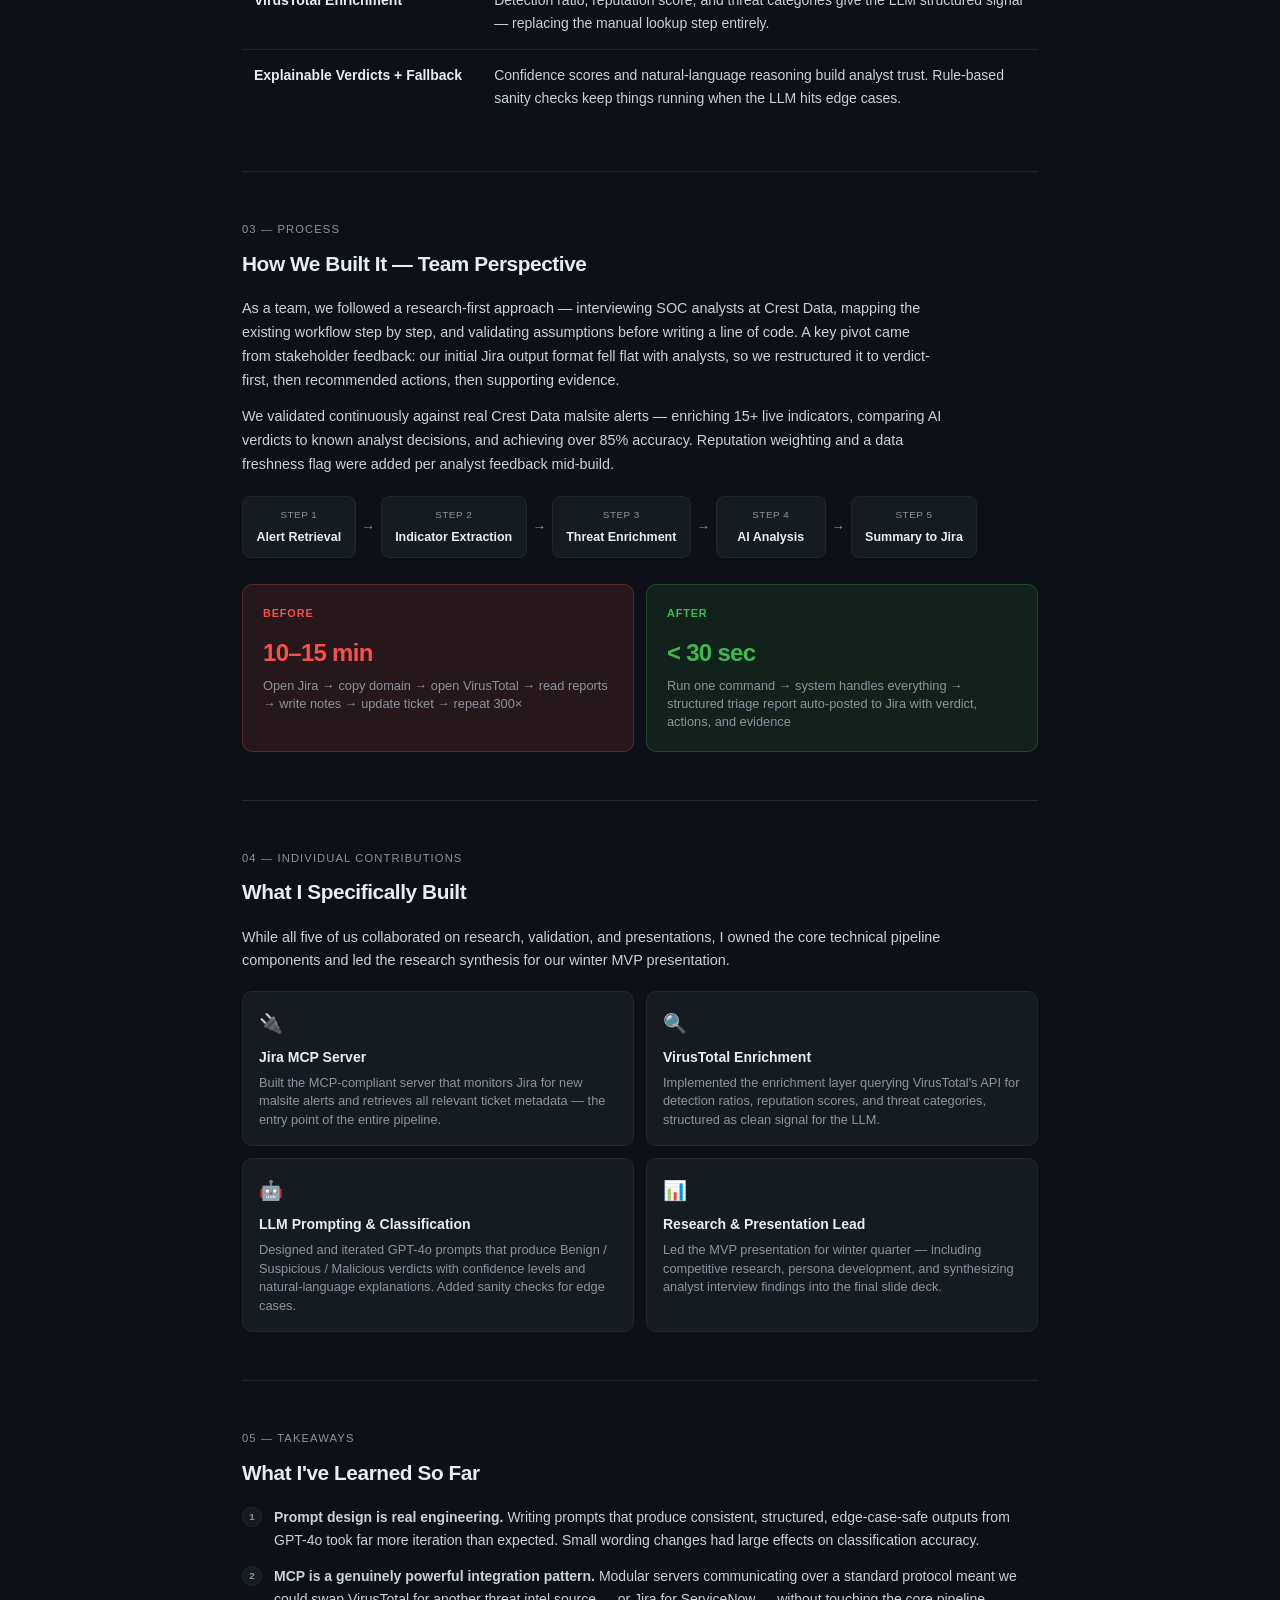
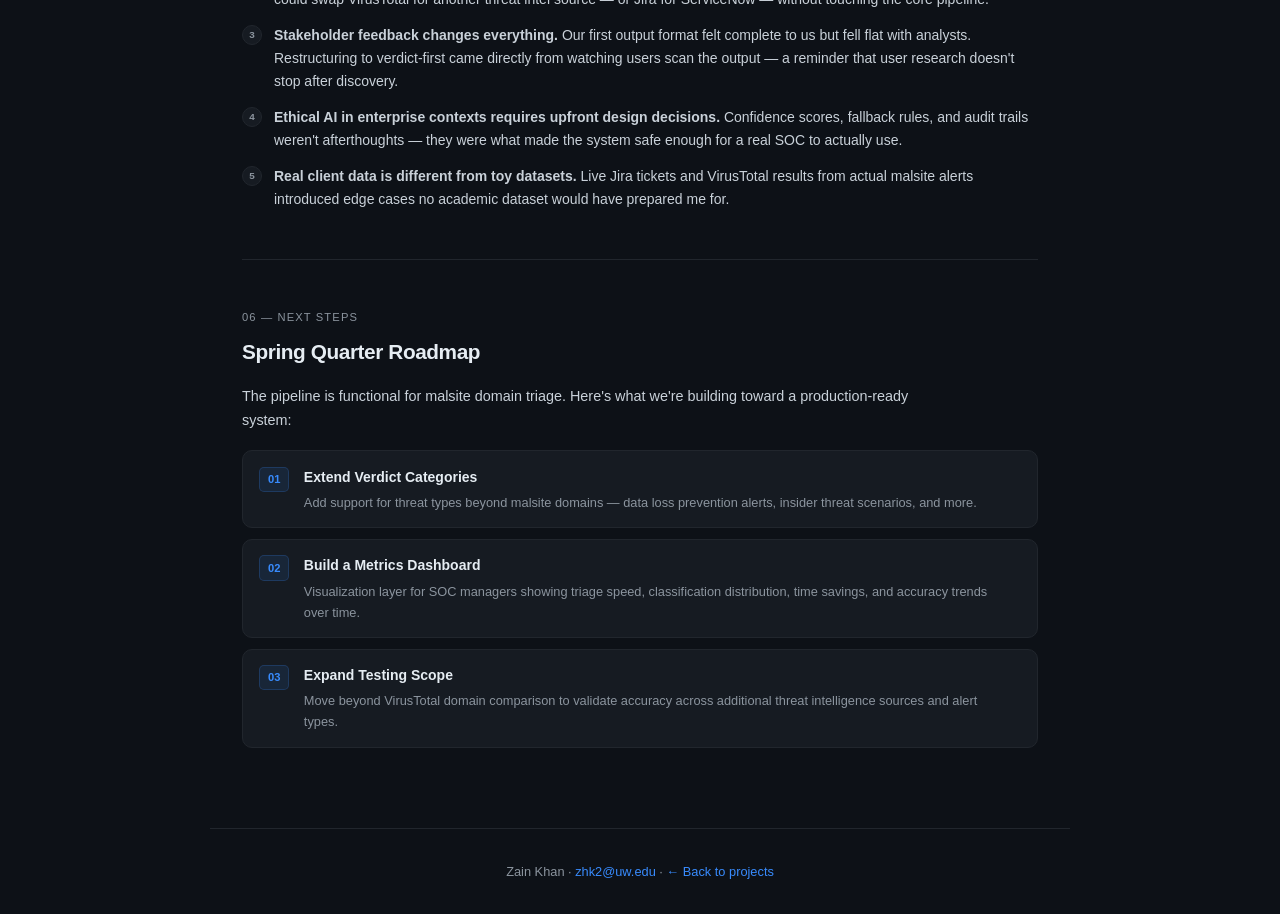
<file: case-studies/soc-engine-rag.html>
<!DOCTYPE html>
<html lang="en">
<head>
  <meta charset="UTF-8" />
  <meta name="viewport" content="width=device-width, initial-scale=1.0" />
  <title>Case Study | AI-Enabled SOC Alert Triage System</title>
  <style>
    *, *::before, *::after { box-sizing: border-box; margin: 0; padding: 0; }

    :root {
      --bg:        #0d1117;
      --surface:   #161b22;
      --border:    #21262d;
      --text:      #e6edf3;
      --muted:     #8b949e;
      --accent:    #388bfd;
      --tag-sec:   #58a6ff;
      --tag-bg:    rgba(56, 139, 253, 0.1);
      --green:     #3fb950;
      --green-bg:  rgba(63, 185, 80, 0.1);
      --red:       #f85149;
      --red-bg:    rgba(248, 81, 73, 0.1);
      --radius:    10px;
    }

    body {
      background: var(--bg);
      color: var(--text);
      font-family: -apple-system, BlinkMacSystemFont, "Segoe UI", Roboto, sans-serif;
      line-height: 1.65;
      font-size: 15px;
    }

    a { color: var(--accent); text-decoration: none; }
    a:hover { text-decoration: underline; }

    /* ── NAV ── */
    nav {
      display: flex;
      justify-content: space-between;
      align-items: center;
      padding: 1.1rem 2rem;
      border-bottom: 1px solid var(--border);
      background: var(--bg);
      position: sticky;
      top: 0;
      z-index: 100;
    }
    nav .logo {
      font-weight: 700;
      font-size: 0.95rem;
      color: var(--text);
    }
    nav .back {
      font-size: 0.85rem;
      color: var(--muted);
      display: flex;
      align-items: center;
      gap: 0.4rem;
    }
    nav .back:hover { color: var(--text); text-decoration: none; }

    /* ── HERO ── */
    .hero {
      border-bottom: 1px solid var(--border);
      padding: 3.5rem 2rem 3rem;
      max-width: 860px;
      margin: 0 auto;
    }
    .tag-row {
      display: flex;
      gap: 0.5rem;
      flex-wrap: wrap;
      margin-bottom: 1.25rem;
    }
    .tag {
      font-size: 0.72rem;
      font-weight: 600;
      letter-spacing: 0.04em;
      padding: 0.25rem 0.65rem;
      border-radius: 100px;
      color: var(--tag-sec);
      background: var(--tag-bg);
      border: 1px solid rgba(56, 139, 253, 0.25);
    }
    .tag.in-progress {
      color: #e3b341;
      background: rgba(227, 179, 65, 0.1);
      border-color: rgba(227, 179, 65, 0.25);
    }
    .hero h1 {
      font-size: clamp(1.75rem, 3.5vw, 2.4rem);
      font-weight: 800;
      letter-spacing: -0.03em;
      line-height: 1.15;
      margin-bottom: 0.85rem;
    }
    .hero .sub {
      color: var(--muted);
      font-size: 1rem;
      max-width: 600px;
      margin-bottom: 2rem;
    }
    .meta-row {
      display: flex;
      gap: 2rem;
      flex-wrap: wrap;
    }
    .meta-item .label {
      font-size: 0.7rem;
      text-transform: uppercase;
      letter-spacing: 0.08em;
      color: var(--muted);
      margin-bottom: 0.2rem;
    }
    .meta-item .value {
      font-size: 0.875rem;
      color: var(--text);
      font-weight: 500;
    }

    /* ── CONTENT ── */
    .content {
      max-width: 860px;
      margin: 0 auto;
      padding: 0 2rem 5rem;
    }

    /* ── SECTION ── */
    .section {
      margin-top: 3rem;
      padding-top: 3rem;
      border-top: 1px solid var(--border);
    }
    .section:first-child { border-top: none; }
    .section-label {
      font-size: 0.7rem;
      text-transform: uppercase;
      letter-spacing: 0.1em;
      color: var(--muted);
      margin-bottom: 0.5rem;
    }
    .section h2 {
      font-size: 1.3rem;
      font-weight: 700;
      letter-spacing: -0.02em;
      margin-bottom: 1rem;
    }
    .section p {
      color: #c9d1d9;
      font-size: 0.9rem;
      margin-bottom: 0.8rem;
      max-width: 700px;
    }

    /* ── STAT CARDS ── */
    .stats-grid {
      display: grid;
      grid-template-columns: repeat(3, 1fr);
      gap: 0.75rem;
      margin-top: 1.25rem;
    }
    @media (max-width: 580px) { .stats-grid { grid-template-columns: 1fr; } }
    .stat-card {
      background: var(--surface);
      border: 1px solid var(--border);
      border-radius: var(--radius);
      padding: 1.1rem 1rem 0.9rem;
      text-align: center;
    }
    .stat-card .number {
      font-size: 1.75rem;
      font-weight: 800;
      letter-spacing: -0.03em;
      color: var(--text);
    }
    .stat-card .caption {
      font-size: 0.75rem;
      color: var(--muted);
      margin-top: 0.3rem;
      line-height: 1.35;
    }

    /* ── CONCEPT TABLE ── */
    .concept-table {
      width: 100%;
      border-collapse: collapse;
      margin-top: 1.1rem;
      font-size: 0.875rem;
    }
    .concept-table th {
      text-align: left;
      font-size: 0.68rem;
      text-transform: uppercase;
      letter-spacing: 0.08em;
      color: var(--muted);
      padding: 0.55rem 0.75rem;
      border-bottom: 1px solid var(--border);
    }
    .concept-table td {
      padding: 0.85rem 0.75rem;
      border-bottom: 1px solid var(--border);
      vertical-align: top;
      color: #c9d1d9;
      font-size: 0.875rem;
    }
    .concept-table td:first-child {
      font-weight: 600;
      color: var(--text);
      white-space: nowrap;
      padding-right: 1.25rem;
    }
    .concept-table tr:last-child td { border-bottom: none; }

    /* ── PIPELINE ── */
    .pipeline {
      display: flex;
      align-items: center;
      gap: 0;
      margin: 1.25rem 0;
      overflow-x: auto;
      padding-bottom: 0.4rem;
    }
    .pipeline-step {
      background: var(--surface);
      border: 1px solid var(--border);
      border-radius: 8px;
      padding: 0.6rem 0.85rem;
      font-size: 0.78rem;
      font-weight: 600;
      color: var(--text);
      white-space: nowrap;
      text-align: center;
      min-width: 110px;
      flex-shrink: 0;
    }
    .pipeline-step .step-num {
      display: block;
      font-size: 0.62rem;
      font-weight: 400;
      color: var(--muted);
      text-transform: uppercase;
      letter-spacing: 0.05em;
      margin-bottom: 0.2rem;
    }
    .pipeline-arrow {
      color: var(--muted);
      padding: 0 0.35rem;
      font-size: 0.85rem;
      flex-shrink: 0;
    }

    /* ── BEFORE / AFTER ── */
    .before-after {
      display: grid;
      grid-template-columns: 1fr 1fr;
      gap: 0.75rem;
      margin-top: 1.25rem;
    }
    @media (max-width: 520px) { .before-after { grid-template-columns: 1fr; } }
    .ba-card {
      border-radius: var(--radius);
      padding: 1.25rem;
    }
    .ba-card.before { background: var(--red-bg); border: 1px solid rgba(248,81,73,0.25); }
    .ba-card.after  { background: var(--green-bg); border: 1px solid rgba(63,185,80,0.25); }
    .ba-label {
      font-size: 0.68rem;
      text-transform: uppercase;
      letter-spacing: 0.08em;
      font-weight: 700;
      margin-bottom: 0.6rem;
    }
    .ba-card.before .ba-label { color: var(--red); }
    .ba-card.after  .ba-label { color: var(--green); }
    .ba-metric {
      font-size: 1.5rem;
      font-weight: 800;
      letter-spacing: -0.03em;
      margin-bottom: 0.3rem;
    }
    .ba-card.before .ba-metric { color: var(--red); }
    .ba-card.after  .ba-metric { color: var(--green); }
    .ba-desc { font-size: 0.8rem; color: var(--muted); line-height: 1.4; }

    /* ── CONTRIB GRID ── */
    .contrib-grid {
      display: grid;
      grid-template-columns: 1fr 1fr;
      gap: 0.75rem;
      margin-top: 1.1rem;
    }
    @media (max-width: 520px) { .contrib-grid { grid-template-columns: 1fr; } }
    .contrib-card {
      background: var(--surface);
      border: 1px solid var(--border);
      border-radius: var(--radius);
      padding: 1rem;
    }
    .contrib-card .icon { font-size: 1.2rem; margin-bottom: 0.4rem; }
    .contrib-card h4 {
      font-size: 0.875rem;
      font-weight: 700;
      margin-bottom: 0.3rem;
      color: var(--text);
    }
    .contrib-card p {
      font-size: 0.8rem;
      color: var(--muted);
      line-height: 1.45;
      margin: 0;
    }

    /* ── TAKEAWAYS ── */
    .takeaway-list {
      list-style: none;
      margin-top: 1rem;
    }
    .takeaway-list li {
      display: flex;
      gap: 0.75rem;
      margin-bottom: 0.8rem;
      font-size: 0.875rem;
      color: #c9d1d9;
      align-items: flex-start;
    }
    .takeaway-list li .num {
      min-width: 20px;
      height: 20px;
      background: var(--surface);
      border: 1px solid var(--border);
      border-radius: 50%;
      font-size: 0.62rem;
      font-weight: 700;
      color: var(--muted);
      display: flex;
      align-items: center;
      justify-content: center;
      flex-shrink: 0;
      margin-top: 1px;
    }

    /* ── NEXT STEPS ── */
    .next-steps { margin-top: 1.1rem; display: flex; flex-direction: column; gap: 0.65rem; }
    .next-step {
      display: flex;
      gap: 0.9rem;
      align-items: flex-start;
      background: var(--surface);
      border: 1px solid var(--border);
      border-radius: var(--radius);
      padding: 0.9rem 1rem;
    }
    .ns-num {
      font-size: 0.7rem;
      font-weight: 700;
      color: var(--accent);
      background: rgba(56,139,253,0.1);
      border: 1px solid rgba(56,139,253,0.2);
      border-radius: 5px;
      padding: 0.15rem 0.5rem;
      white-space: nowrap;
      margin-top: 1px;
    }
    .next-step h4 {
      font-size: 0.875rem;
      font-weight: 700;
      margin-bottom: 0.2rem;
      color: var(--text);
    }
    .next-step p { font-size: 0.8rem; color: var(--muted); margin: 0; }

    /* ── QUOTE ── */
    blockquote {
      border-left: 3px solid var(--border);
      padding: 0.75rem 1.1rem;
      margin: 1.25rem 0;
      color: var(--muted);
      font-style: italic;
      font-size: 0.9rem;
      background: var(--surface);
      border-radius: 0 var(--radius) var(--radius) 0;
    }

    /* ── FOOTER ── */
    footer {
      border-top: 1px solid var(--border);
      padding: 2rem;
      text-align: center;
      font-size: 0.8rem;
      color: var(--muted);
      max-width: 860px;
      margin: 0 auto;
    }
  </style>
</head>
<body>

<nav>
  <span class="logo">Zain Khan</span>
  <a class="back" href="../index.html">← Back to projects</a>
</nav>

<div class="hero">
  <div class="tag-row">
    <span class="tag">Security Ops · RAG · Alerting</span>
    <span class="tag in-progress">In Progress · Spring 2026</span>
  </div>
  <h1>AI-Enabled SOC Alert Triage System</h1>
  <p class="sub">Automating the repetitive, so analysts can focus on the critical. Built for Crest Data Systems as a senior Capstone project.</p>
  <div class="meta-row">
    <div class="meta-item">
      <div class="label">Sponsor</div>
      <div class="value">Crest Data Systems</div>
    </div>
    <div class="meta-item">
      <div class="label">Team</div>
      <div class="value">Group D-10: Touse (5 members)</div>
    </div>
    <div class="meta-item">
      <div class="label">Stack</div>
      <div class="value">Python · GPT-4o · MCP · Jira API · VirusTotal</div>
    </div>
    <div class="meta-item">
      <div class="label">My Role</div>
      <div class="value">Pipeline Engineering + Research Lead</div>
    </div>
  </div>
</div>

<div class="content">

  <!-- PROBLEM -->
  <div class="section">
    <div class="section-label">01 — Problem</div>
    <h2>SOC Analysts Are Drowning in Alerts</h2>
    <p>Security Operations Centers are facing an alert overload crisis. Analysts at Crest Data receive hundreds of malsite alerts daily, each requiring them to manually copy domains between systems, query threat intelligence APIs, write documentation, and update tickets — the same mechanical process, hundreds of times per shift.</p>
    <blockquote>"I spend a good chunk of my day triaging malsite alerts. By the time I finish, there's no time left for actual threat hunting." — Crest Data SOC Analyst</blockquote>
    <p>The real cost isn't just wasted time — it's sophisticated threats slipping through while analysts are buried in routine work. Decision quality also varies by analyst and by shift, creating inconsistency the team can't audit or fix.</p>
    <div class="stats-grid">
      <div class="stat-card">
        <div class="number">300+</div>
        <div class="caption">Malsite alerts arriving daily for manual triage</div>
      </div>
      <div class="stat-card">
        <div class="number">10–15</div>
        <div class="caption">Minutes per alert for manual investigation</div>
      </div>
      <div class="stat-card">
        <div class="number">15–25h</div>
        <div class="caption">Daily team hours spent on repetitive triage alone</div>
      </div>
    </div>
  </div>

  <!-- GOALS -->
  <div class="section">
    <div class="section-label">02 — Goals</div>
    <h2>What We Set Out to Build</h2>
    <p>Our MVP target was a fully automated triage pipeline that handles the end-to-end alert workflow — from detecting a new Jira ticket to posting a structured verdict — without any analyst intervention for clear-cut cases.</p>
    <p>We also required the system to be <strong>explainable</strong> (analysts see the reasoning behind every verdict), <strong>modular</strong> (swap any component without rebuilding), and <strong>trustworthy</strong> (confidence scores guide human judgment rather than replace it).</p>
    <table class="concept-table">
      <thead>
        <tr><th>Key Concept</th><th>Why It Matters</th></tr>
      </thead>
      <tbody>
        <tr>
          <td>MCP Server Architecture</td>
          <td>Open standard protocol connects Jira, VirusTotal, and the LLM without hardcoding integrations — swap any component without rebuilding the system.</td>
        </tr>
        <tr>
          <td>LLM Classification (GPT-4o)</td>
          <td>AI understands context like an analyst instead of following rigid rules, catching edge cases that pattern matching misses.</td>
        </tr>
        <tr>
          <td>VirusTotal Enrichment</td>
          <td>Detection ratio, reputation score, and threat categories give the LLM structured signal — replacing the manual lookup step entirely.</td>
        </tr>
        <tr>
          <td>Explainable Verdicts + Fallback</td>
          <td>Confidence scores and natural-language reasoning build analyst trust. Rule-based sanity checks keep things running when the LLM hits edge cases.</td>
        </tr>
      </tbody>
    </table>
  </div>

  <!-- PROCESS -->
  <div class="section">
    <div class="section-label">03 — Process</div>
    <h2>How We Built It — Team Perspective</h2>
    <p>As a team, we followed a research-first approach — interviewing SOC analysts at Crest Data, mapping the existing workflow step by step, and validating assumptions before writing a line of code. A key pivot came from stakeholder feedback: our initial Jira output format fell flat with analysts, so we restructured it to verdict-first, then recommended actions, then supporting evidence.</p>
    <p>We validated continuously against real Crest Data malsite alerts — enriching 15+ live indicators, comparing AI verdicts to known analyst decisions, and achieving over 85% accuracy. Reputation weighting and a data freshness flag were added per analyst feedback mid-build.</p>

    <div class="pipeline">
      <div class="pipeline-step"><span class="step-num">Step 1</span>Alert Retrieval</div>
      <div class="pipeline-arrow">→</div>
      <div class="pipeline-step"><span class="step-num">Step 2</span>Indicator Extraction</div>
      <div class="pipeline-arrow">→</div>
      <div class="pipeline-step"><span class="step-num">Step 3</span>Threat Enrichment</div>
      <div class="pipeline-arrow">→</div>
      <div class="pipeline-step"><span class="step-num">Step 4</span>AI Analysis</div>
      <div class="pipeline-arrow">→</div>
      <div class="pipeline-step"><span class="step-num">Step 5</span>Summary to Jira</div>
    </div>

    <div class="before-after">
      <div class="ba-card before">
        <div class="ba-label">Before</div>
        <div class="ba-metric">10–15 min</div>
        <div class="ba-desc">Open Jira → copy domain → open VirusTotal → read reports → write notes → update ticket → repeat 300×</div>
      </div>
      <div class="ba-card after">
        <div class="ba-label">After</div>
        <div class="ba-metric">&lt; 30 sec</div>
        <div class="ba-desc">Run one command → system handles everything → structured triage report auto-posted to Jira with verdict, actions, and evidence</div>
      </div>
    </div>
  </div>

  <!-- MY CONTRIBUTIONS -->
  <div class="section">
    <div class="section-label">04 — Individual Contributions</div>
    <h2>What I Specifically Built</h2>
    <p>While all five of us collaborated on research, validation, and presentations, I owned the core technical pipeline components and led the research synthesis for our winter MVP presentation.</p>
    <div class="contrib-grid">
      <div class="contrib-card">
        <div class="icon">🔌</div>
        <h4>Jira MCP Server</h4>
        <p>Built the MCP-compliant server that monitors Jira for new malsite alerts and retrieves all relevant ticket metadata — the entry point of the entire pipeline.</p>
      </div>
      <div class="contrib-card">
        <div class="icon">🔍</div>
        <h4>VirusTotal Enrichment</h4>
        <p>Implemented the enrichment layer querying VirusTotal's API for detection ratios, reputation scores, and threat categories, structured as clean signal for the LLM.</p>
      </div>
      <div class="contrib-card">
        <div class="icon">🤖</div>
        <h4>LLM Prompting & Classification</h4>
        <p>Designed and iterated GPT-4o prompts that produce Benign / Suspicious / Malicious verdicts with confidence levels and natural-language explanations. Added sanity checks for edge cases.</p>
      </div>
      <div class="contrib-card">
        <div class="icon">📊</div>
        <h4>Research & Presentation Lead</h4>
        <p>Led the MVP presentation for winter quarter — including competitive research, persona development, and synthesizing analyst interview findings into the final slide deck.</p>
      </div>
    </div>
  </div>

  <!-- TAKEAWAYS -->
  <div class="section">
    <div class="section-label">05 — Takeaways</div>
    <h2>What I've Learned So Far</h2>
    <ul class="takeaway-list">
      <li>
        <span class="num">1</span>
        <span><strong>Prompt design is real engineering.</strong> Writing prompts that produce consistent, structured, edge-case-safe outputs from GPT-4o took far more iteration than expected. Small wording changes had large effects on classification accuracy.</span>
      </li>
      <li>
        <span class="num">2</span>
        <span><strong>MCP is a genuinely powerful integration pattern.</strong> Modular servers communicating over a standard protocol meant we could swap VirusTotal for another threat intel source — or Jira for ServiceNow — without touching the core pipeline.</span>
      </li>
      <li>
        <span class="num">3</span>
        <span><strong>Stakeholder feedback changes everything.</strong> Our first output format felt complete to us but fell flat with analysts. Restructuring to verdict-first came directly from watching users scan the output — a reminder that user research doesn't stop after discovery.</span>
      </li>
      <li>
        <span class="num">4</span>
        <span><strong>Ethical AI in enterprise contexts requires upfront design decisions.</strong> Confidence scores, fallback rules, and audit trails weren't afterthoughts — they were what made the system safe enough for a real SOC to actually use.</span>
      </li>
      <li>
        <span class="num">5</span>
        <span><strong>Real client data is different from toy datasets.</strong> Live Jira tickets and VirusTotal results from actual malsite alerts introduced edge cases no academic dataset would have prepared me for.</span>
      </li>
    </ul>
  </div>

  <!-- NEXT STEPS -->
  <div class="section">
    <div class="section-label">06 — Next Steps</div>
    <h2>Spring Quarter Roadmap</h2>
    <p>The pipeline is functional for malsite domain triage. Here's what we're building toward a production-ready system:</p>
    <div class="next-steps">
      <div class="next-step">
        <div class="ns-num">01</div>
        <div>
          <h4>Extend Verdict Categories</h4>
          <p>Add support for threat types beyond malsite domains — data loss prevention alerts, insider threat scenarios, and more.</p>
        </div>
      </div>
      <div class="next-step">
        <div class="ns-num">02</div>
        <div>
          <h4>Build a Metrics Dashboard</h4>
          <p>Visualization layer for SOC managers showing triage speed, classification distribution, time savings, and accuracy trends over time.</p>
        </div>
      </div>
      <div class="next-step">
        <div class="ns-num">03</div>
        <div>
          <h4>Expand Testing Scope</h4>
          <p>Move beyond VirusTotal domain comparison to validate accuracy across additional threat intelligence sources and alert types.</p>
        </div>
      </div>
    </div>
  </div>

</div>

<footer>
  Zain Khan · <a href="mailto:zhk2@uw.edu">zhk2@uw.edu</a> · <a href="../index.html">← Back to projects</a>
</footer>

</body>
</html>
</file>
<file: style.css>
:root {
  --bg: #0f172a;
  --surface: #111827;
  --card: #111824;
  --panel: #0b1222;
  --text: #e5e7eb;
  --muted: #9ca3af;
  --accent: #7dd3fc;
  --accent-strong: #38bdf8;
  --border: rgba(255, 255, 255, 0.08);
  --shadow: 0 20px 40px rgba(0, 0, 0, 0.25);
  --radius: 14px;
  --nav-height: 60px;
}

* {
  box-sizing: border-box;
}

html {
  scroll-behavior: smooth;
}

body {
  margin: 0;
  font-family: "Space Grotesk", "Inter", "Helvetica Neue", Arial, sans-serif;
  background: radial-gradient(circle at 20% 20%, rgba(61, 131, 255, 0.05), transparent 28%),
    radial-gradient(circle at 80% 0%, rgba(34, 211, 238, 0.05), transparent 25%),
    var(--bg);
  color: var(--text);
  min-height: 100vh;
  line-height: 1.6;
}

.grain {
  pointer-events: none;
  position: fixed;
  inset: 0;
  background-image: url("data:image/svg+xml,%3Csvg xmlns='http://www.w3.org/2000/svg' width='160' height='160' viewBox='0 0 160 160'%3E%3Cfilter id='n' x='0' y='0'%3E%3CfeTurbulence type='fractalNoise' baseFrequency='.8' numOctaves='4' stitchTiles='stitch'/%3E%3C/filter%3E%3Crect width='100%25' height='100%25' filter='url(%23n)' opacity='.05'/%3E%3C/svg%3E");
  opacity: 0.5;
  z-index: 0;
}

/* ── Nav ── */
.nav {
  position: fixed;
  top: 0;
  left: 0;
  right: 0;
  height: var(--nav-height);
  z-index: 100;
  background: rgba(15, 23, 42, 0.85);
  backdrop-filter: blur(12px);
  -webkit-backdrop-filter: blur(12px);
  border-bottom: 1px solid var(--border);
}

.nav__inner {
  width: min(1100px, 92vw);
  margin: 0 auto;
  height: 100%;
  display: flex;
  align-items: center;
  justify-content: space-between;
  gap: 24px;
}

.nav__logo {
  font-weight: 700;
  font-size: 16px;
  color: var(--accent-strong);
  text-decoration: none;
  letter-spacing: 0.05em;
  flex-shrink: 0;
}

.nav__links {
  display: flex;
  align-items: center;
  gap: 24px;
}

.nav__links a {
  color: var(--muted);
  text-decoration: none;
  font-size: 14px;
  transition: color 120ms ease;
}

.nav__links a:hover {
  color: var(--text);
}

.nav__resume {
  color: var(--accent-strong) !important;
  border: 1px solid rgba(56, 189, 248, 0.3);
  border-radius: 999px;
  padding: 6px 14px;
  transition: border-color 120ms ease, background 120ms ease !important;
}

.nav__resume:hover {
  border-color: var(--accent-strong) !important;
  background: rgba(56, 189, 248, 0.08);
}

/* ── Shell ── */
.shell {
  width: min(1100px, 92vw);
  margin: 0 auto 120px;
  padding-top: 48px;
  position: relative;
  z-index: 1;
}

/* ── Hero ── */
.hero {
  padding: calc(var(--nav-height) + 72px) 0 32px;
  position: relative;
  z-index: 1;
}

.hero__inner {
  width: min(1080px, 90vw);
  margin: 0 auto;
  display: grid;
  gap: 24px;
}

.hero__avatar {
  width: 80px;
  height: 80px;
  border-radius: 50%;
  overflow: hidden;
  border: 2px solid var(--accent-strong);
  box-shadow: 0 0 0 4px rgba(56, 189, 248, 0.15);
}

.hero__avatar img {
  width: 100%;
  height: 100%;
  object-fit: cover;
  object-position: center top;
}

.hero__title {
  font-size: clamp(32px, 5vw, 48px);
  line-height: 1.1;
  margin: 0;
}

.hero__lede {
  margin: 0;
  color: var(--muted);
  max-width: 720px;
  font-size: 18px;
}

.hero__cred {
  margin: -8px 0 0 0;
  color: #cbd5e1;
  font-size: 15px;
  max-width: 720px;
}

.hero__actions {
  display: flex;
  gap: 12px;
  flex-wrap: wrap;
}

.eyebrow {
  margin: 0;
  letter-spacing: 0.05em;
  text-transform: uppercase;
  color: var(--accent);
  font-weight: 600;
  font-size: 13px;
}

/* ── Buttons ── */
.button {
  display: inline-flex;
  align-items: center;
  justify-content: center;
  padding: 12px 16px;
  border-radius: 999px;
  border: 1px solid var(--accent-strong);
  color: var(--text);
  text-decoration: none;
  background: linear-gradient(120deg, var(--accent-strong), #2563eb);
  font-weight: 600;
  transition: transform 120ms ease, box-shadow 120ms ease, opacity 120ms ease;
  box-shadow: var(--shadow);
}

.button:hover {
  transform: translateY(-2px);
}

.button:active {
  transform: translateY(0);
  opacity: 0.9;
}

.button--ghost {
  background: transparent;
  border-color: var(--border);
  box-shadow: none;
  color: var(--text);
}

/* ── Sections ── */
.section {
  margin-top: 64px;
}

.section__header {
  display: flex;
  justify-content: space-between;
  align-items: flex-end;
  gap: 16px;
  flex-wrap: wrap;
  margin-bottom: 20px;
}

.section__header h2 {
  margin: 0;
  font-size: 24px;
}

.section__header p {
  margin: 0;
  color: var(--muted);
}

/* ── Panel ── */
.panel {
  background: linear-gradient(180deg, var(--panel), var(--card));
  border: 1px solid var(--border);
  padding: 20px;
  border-radius: var(--radius);
  box-shadow: var(--shadow);
}

/* ── Project Grid ── */
.grid {
  display: grid;
  grid-template-columns: repeat(auto-fit, minmax(280px, 1fr));
  gap: 18px;
}

.card {
  background: linear-gradient(180deg, rgba(255, 255, 255, 0.02), rgba(255, 255, 255, 0.01));
  border: 1px solid var(--border);
  padding: 18px;
  border-radius: var(--radius);
  box-shadow: var(--shadow);
  transition: transform 150ms ease, border-color 150ms ease;
}

.card:hover {
  transform: translateY(-4px);
  border-color: rgba(125, 211, 252, 0.5);
}

.card--featured {
  border-color: rgba(56, 189, 248, 0.25);
  background: linear-gradient(180deg, rgba(56, 189, 248, 0.04), rgba(255, 255, 255, 0.01));
}

.card__meta {
  color: var(--accent);
  font-size: 13px;
  letter-spacing: 0.03em;
  margin-bottom: 8px;
}

.card__body {
  color: var(--muted);
  margin: 0;
}

.card__metric {
  margin: 14px 0 0 0;
  color: #cbd5e1;
  font-size: 15px;
}

.card__stack {
  margin: 8px 0 0 0;
  color: var(--muted);
  font-size: 14px;
}

.card__links {
  display: flex;
  gap: 12px;
  margin-top: 14px;
  flex-wrap: wrap;
}

.card__links a {
  color: var(--text);
  text-decoration: none;
  border: 1px solid var(--border);
  border-radius: 999px;
  padding: 7px 12px;
  font-size: 14px;
  transition: border-color 120ms ease, transform 120ms ease;
}

.card__links a:hover {
  border-color: var(--accent-strong);
  transform: translateY(-2px);
}

/* ── Skills ── */
.skills {
  display: grid;
  grid-template-columns: repeat(auto-fit, minmax(220px, 1fr));
  gap: 12px;
}

.skills h4 {
  margin: 0 0 6px 0;
  font-size: 16px;
}

.skills p {
  margin: 0;
  color: var(--muted);
}

/* ── Timeline ── */
.timeline {
  display: grid;
  gap: 14px;
}

.timeline__item {
  background: linear-gradient(180deg, rgba(255, 255, 255, 0.02), rgba(255, 255, 255, 0.01));
  border: 1px solid var(--border);
  padding: 18px;
  border-radius: var(--radius);
  box-shadow: var(--shadow);
}

.timeline__meta {
  color: var(--accent);
  font-size: 13px;
  letter-spacing: 0.03em;
}

.timeline__item h3 {
  margin: 8px 0 6px 0;
}

.timeline__item p {
  margin: 0;
  color: var(--muted);
}

.timeline__item ul {
  margin: 0;
  padding-left: 18px;
  color: var(--muted);
}

.timeline__item li + li {
  margin-top: 6px;
}

/* ── Contact ── */
.contact {
  display: flex;
  gap: 14px;
  flex-wrap: wrap;
}

.contact__link {
  color: var(--text);
  text-decoration: none;
  padding: 10px 14px;
  border: 1px solid var(--border);
  border-radius: 999px;
  transition: border-color 120ms ease, transform 120ms ease;
}

.contact__link:hover {
  border-color: var(--accent-strong);
  transform: translateY(-2px);
}

/* ── Footer ── */
.footer {
  padding: 24px 0 64px;
  text-align: center;
  position: relative;
  z-index: 1;
}

.back-to-top {
  color: var(--muted);
  text-decoration: none;
  border: 1px solid var(--border);
  padding: 8px 14px;
  border-radius: 999px;
  transition: color 120ms ease, border-color 120ms ease;
}

.back-to-top:hover {
  color: var(--text);
  border-color: var(--accent);
}

/* ── Responsive ── */
@media (max-width: 640px) {
  .hero {
    padding-top: calc(var(--nav-height) + 48px);
  }

  .section {
    margin-top: 52px;
  }

  .nav__links {
    gap: 14px;
  }

  .nav__links a:not(.nav__resume) {
    display: none;
  }
}
</file>
